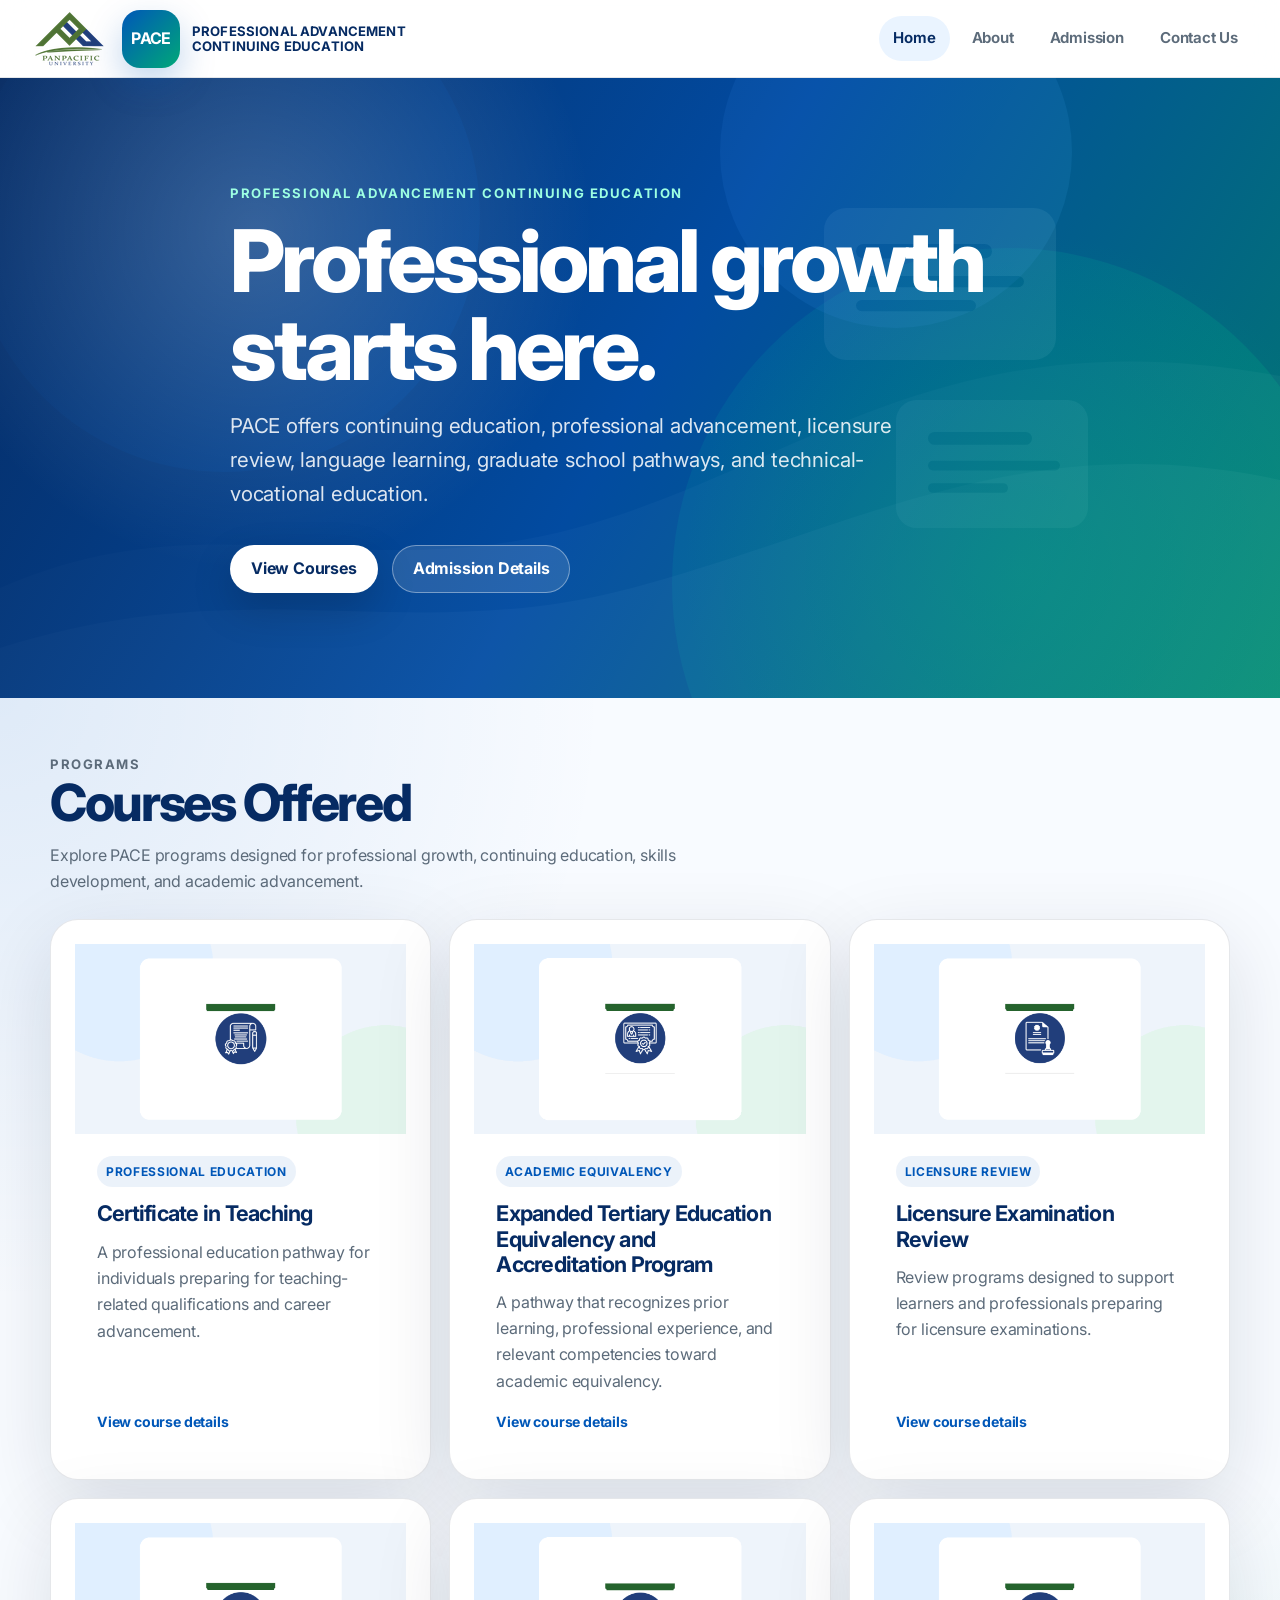
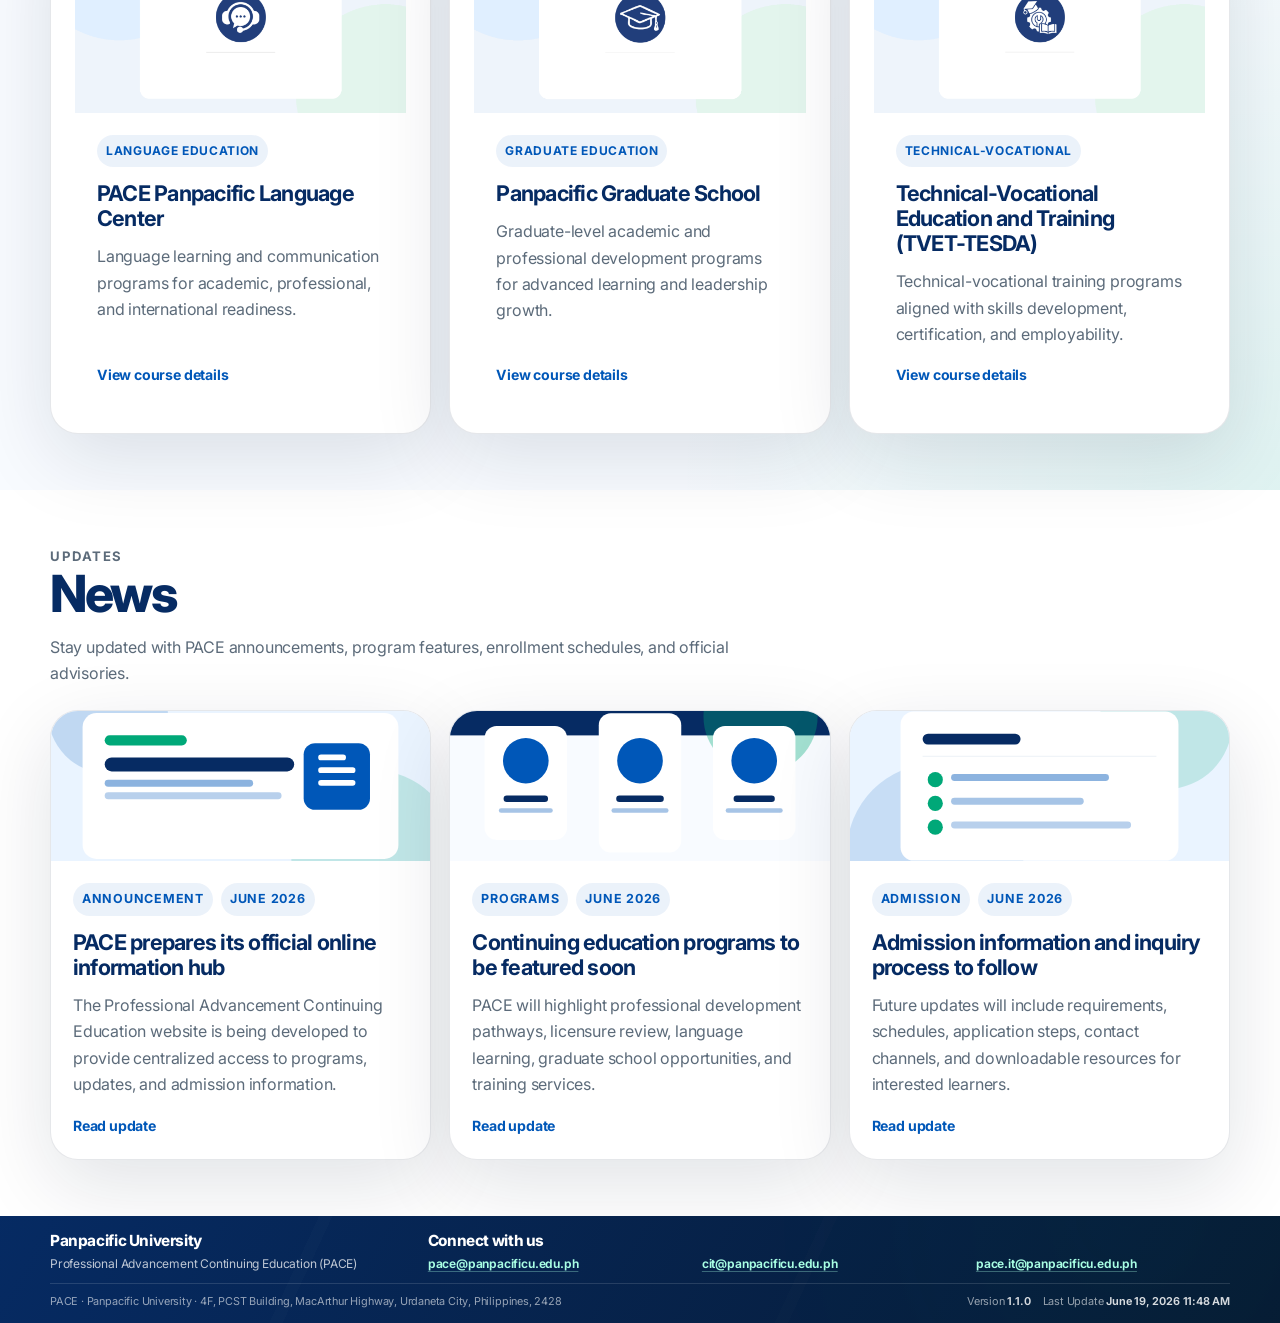
<file: index.html>
<!DOCTYPE html>
<html lang="en">
<head>
  <meta charset="UTF-8" />
  <meta name="viewport" content="width=device-width, initial-scale=1.0" />
  <title>PACE | Professional Advancement Continuing Education</title>
  <meta name="description" content="PACE - Professional Advancement Continuing Education by Panpacific University." />
  <link rel="stylesheet" href="styles.css?v=1.1.0" />
</head>
<body>
  <header class="site-header" id="siteHeader">
    <a href="index.html" class="brand" aria-label="PACE Home">
      <span class="university-logo-box">
        <img
          src="panpacific-university-logo.png"
          alt="Panpacific University"
          class="university-logo"
          width="82"
          height="58"
        />
      </span>
      <span class="brand-mark">PACE</span>
      <span class="brand-text">Professional Advancement<br />Continuing Education</span>
    </a>

    <button class="nav-toggle" id="navToggle" aria-label="Toggle navigation">
      <span></span><span></span><span></span>
    </button>

    <nav class="site-nav" id="siteNav">
      <a href="index.html" class="active">Home</a>
      <a href="about.html">About</a>
      <a href="admission.html">Admission</a>
      <a href="contact.html">Contact Us</a>
    </nav>
  </header>

  <main>
    <section class="hero-section">
      <div class="hero-overlay"></div>
      <div class="hero-content container">
        <p class="eyebrow" data-config="heroEyebrow">Professional Advancement Continuing Education</p>
        <h1 data-config="heroTitle">Build your next professional advantage with PACE.</h1>
        <p class="hero-copy" data-config="heroSubtitle">
          Flexible continuing education programs designed for career growth, skills upgrading, and professional development.
        </p>
        <div class="hero-actions">
          <a href="#courses" class="btn btn-primary">View Courses</a>
          <a href="admission.html" class="btn btn-secondary">Admission Details</a>
        </div>
      </div>
    </section>

    <section class="section section-light" id="courses">
      <div class="container">
        <div class="section-heading">
          <p class="eyebrow">Programs</p>
          <h2>Courses Offered</h2>
          <p>Explore PACE programs designed for professional growth, continuing education, skills development, and academic advancement.</p>
        </div>

        <div class="cards-grid" id="coursesGrid"></div>
      </div>
    </section>

    <section class="section" id="news">
      <div class="container">
        <div class="section-heading">
          <p class="eyebrow">Updates</p>
          <h2>News</h2>
          <p>Stay updated with PACE announcements, program features, enrollment schedules, and official advisories.</p>
        </div>

        <div class="news-grid" id="newsGrid"></div>
      </div>
    </section>
  </main>

  <footer class="site-footer">
    <div class="container footer-content">
      <div class="footer-top">
        <div class="footer-heading footer-university-heading">Panpacific University</div>
        <div class="footer-heading footer-connect-heading">Connect with us</div>

        <div class="footer-subheading">
          Professional Advancement Continuing Education (PACE)
        </div>

        <div class="footer-email-list">
          <a href="mailto:pace@panpacificu.edu.ph">pace@panpacificu.edu.ph</a>
          <a href="mailto:cit@panpacificu.edu.ph">cit@panpacificu.edu.ph</a>
          <a href="mailto:pace.it@panpacificu.edu.ph">pace.it@panpacificu.edu.ph</a>
        </div>
      </div>

      <div class="footer-bottom">
        <p>PACE · Panpacific University · 4F, PCST Building, MacArthur Highway, Urdaneta City, Philippines, 2428</p>
        <div class="footer-meta">
          <span>Version <strong id="siteVersion">1.0.0</strong></span>
          <span>Last Update <strong id="lastUpdate">—</strong></span>
        </div>
      </div>
    </div>
  </footer>

  <script src="config.js?v=1.1.0"></script>
  <script src="script.js?v=1.1.0"></script>
</body>
</html>
</file>
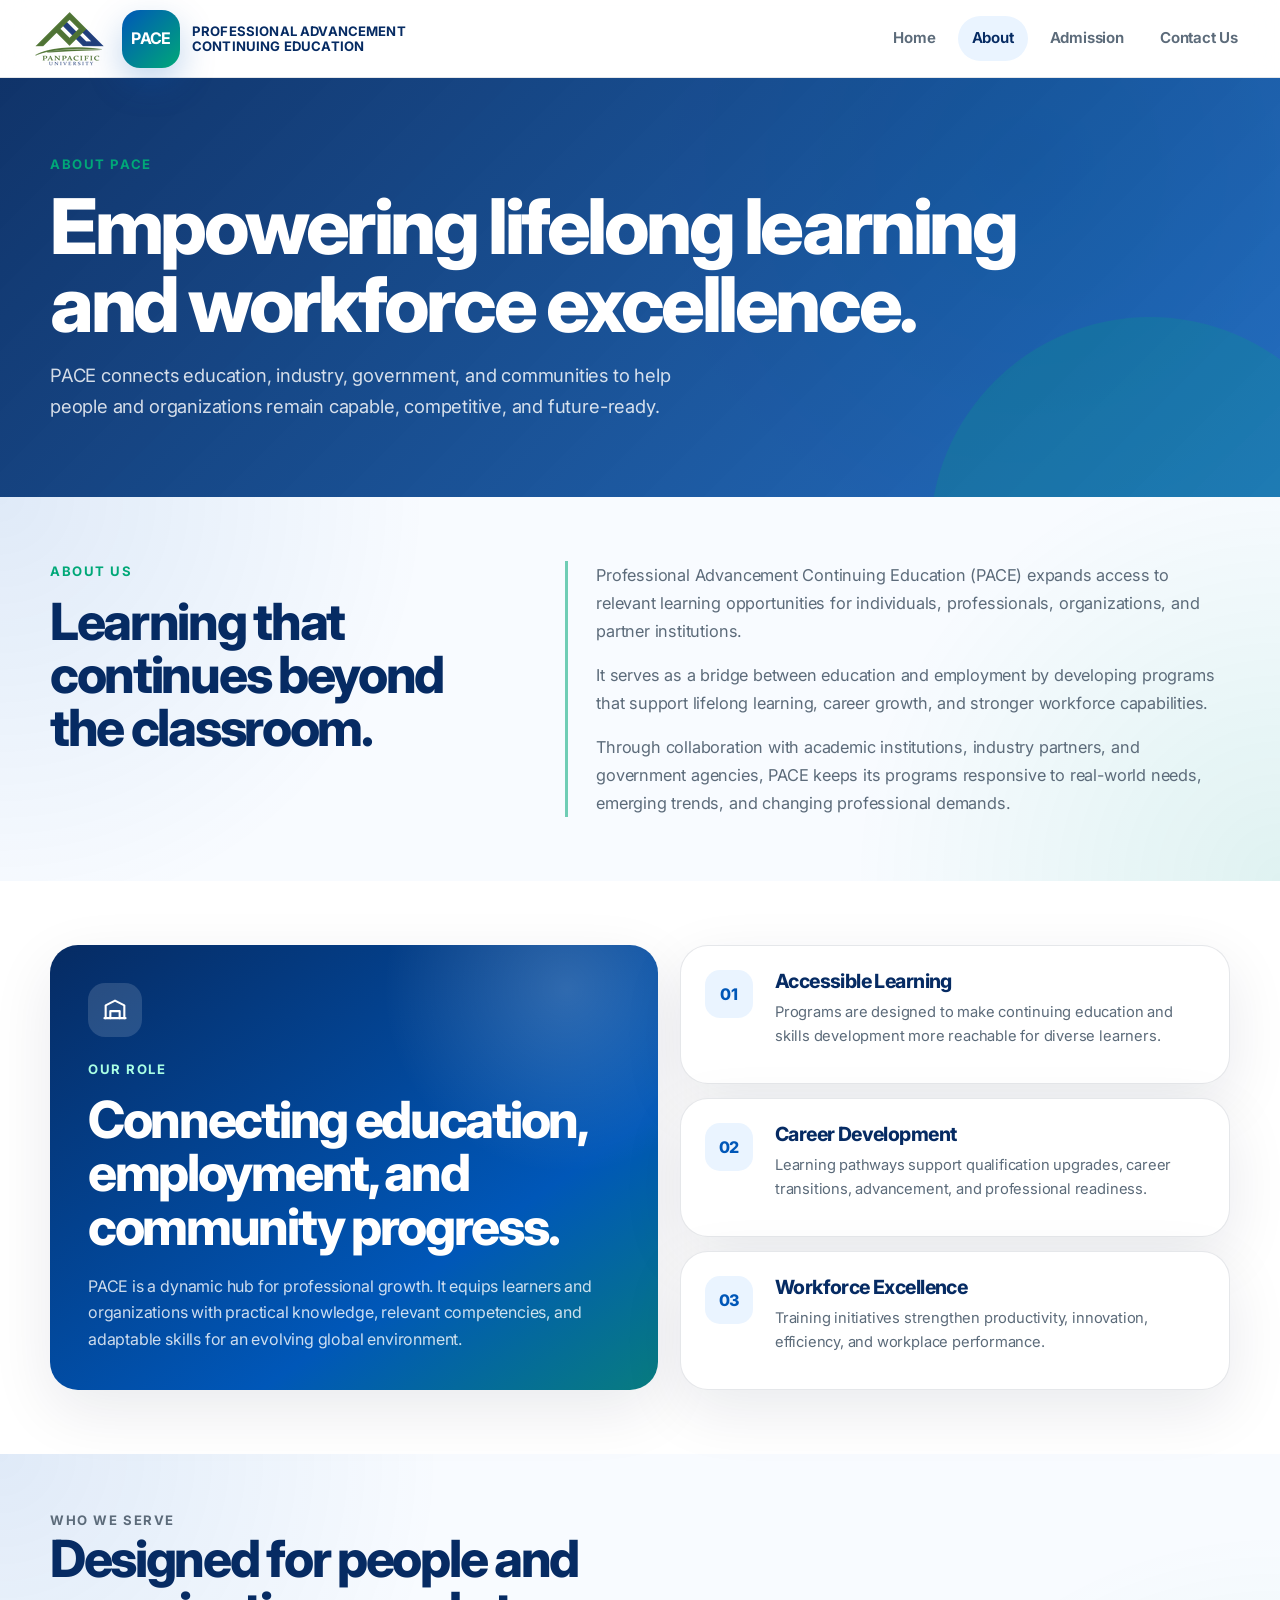
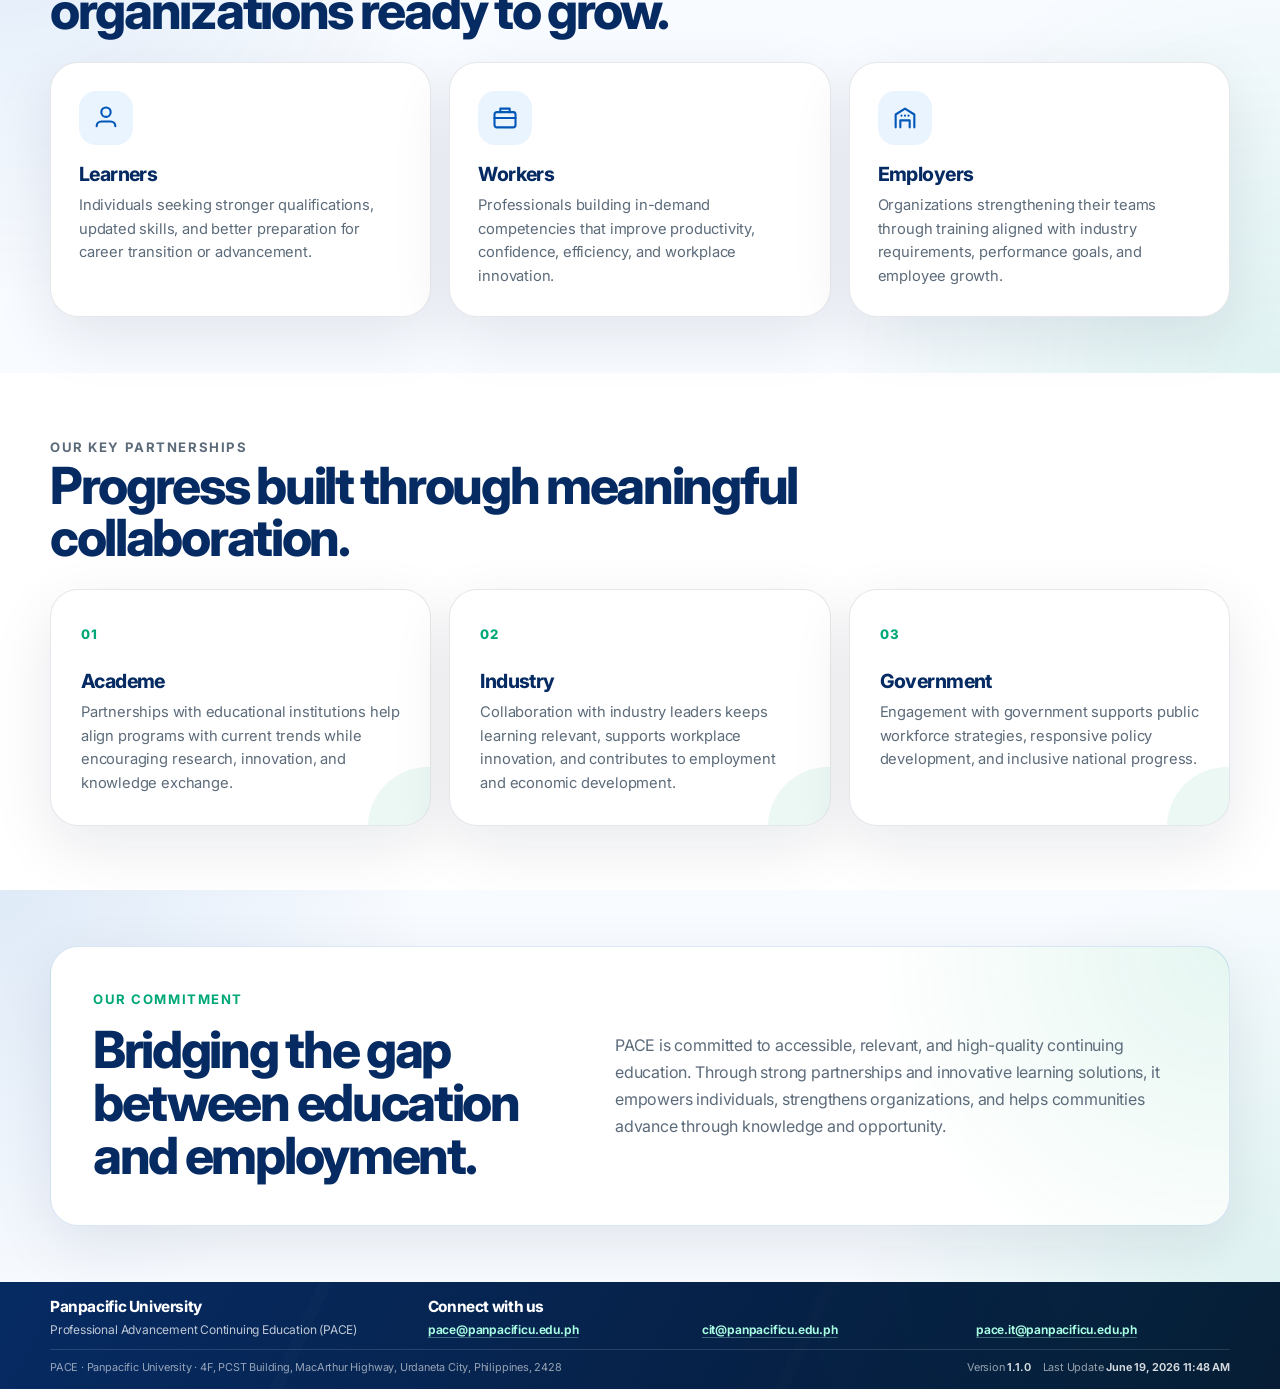
<file: about.html>
<!DOCTYPE html>
<html lang="en">
<head>
  <meta charset="UTF-8" />
  <meta name="viewport" content="width=device-width, initial-scale=1.0" />
  <meta
    name="description"
    content="Learn about PACE, Panpacific University's hub for lifelong learning, professional advancement, workforce development, and community partnerships."
  />
  <title>About PACE | Panpacific University</title>
  <link rel="stylesheet" href="styles.css?v=1.1.0" />
</head>
<body>
  <header class="site-header" id="siteHeader">
    <a href="index.html" class="brand" aria-label="PACE Home">
      <span class="university-logo-box">
        <img
          src="panpacific-university-logo.png"
          alt="Panpacific University"
          class="university-logo"
          width="82"
          height="58"
        />
      </span>
      <span class="brand-mark">PACE</span>
      <span class="brand-text">Professional Advancement<br />Continuing Education</span>
    </a>

    <button class="nav-toggle" id="navToggle" aria-label="Toggle navigation">
      <span></span><span></span><span></span>
    </button>

    <nav class="site-nav" id="siteNav">
      <a href="index.html">Home</a>
      <a href="about.html" class="active">About</a>
      <a href="admission.html">Admission</a>
      <a href="contact.html">Contact Us</a>
    </nav>
  </header>

  <main>
    <section class="page-hero about-page-hero">
      <div class="container">
        <p class="eyebrow">About PACE</p>
        <h1>Empowering lifelong learning and workforce excellence.</h1>
        <p>
          PACE connects education, industry, government, and communities to help
          people and organizations remain capable, competitive, and future-ready.
        </p>
      </div>
    </section>

    <section class="section section-light about-intro-section">
      <div class="container about-intro-grid">
        <div class="about-intro-heading">
          <p class="eyebrow">About Us</p>
          <h2>Learning that continues beyond the classroom.</h2>
        </div>

        <div class="about-intro-copy">
          <p>
            Professional Advancement Continuing Education (PACE) expands access
            to relevant learning opportunities for individuals, professionals,
            organizations, and partner institutions.
          </p>
          <p>
            It serves as a bridge between education and employment by developing
            programs that support lifelong learning, career growth, and stronger
            workforce capabilities.
          </p>
          <p>
            Through collaboration with academic institutions, industry partners,
            and government agencies, PACE keeps its programs responsive to
            real-world needs, emerging trends, and changing professional demands.
          </p>
        </div>
      </div>
    </section>

    <section class="section about-role-section">
      <div class="container about-role-grid">
        <article class="about-feature-card about-feature-primary">
          <div class="about-card-icon" aria-hidden="true">
            <svg viewBox="0 0 24 24">
              <path d="M4 19V8l8-4 8 4v11" />
              <path d="M8 19v-6h8v6" />
              <path d="M3 19h18" />
            </svg>
          </div>
          <p class="eyebrow">Our Role</p>
          <h2>Connecting education, employment, and community progress.</h2>
          <p>
            PACE is a dynamic hub for professional growth. It equips learners
            and organizations with practical knowledge, relevant competencies,
            and adaptable skills for an evolving global environment.
          </p>
        </article>

        <div class="about-role-points">
          <article class="about-mini-card">
            <span class="about-number">01</span>
            <div>
              <h3>Accessible Learning</h3>
              <p>
                Programs are designed to make continuing education and skills
                development more reachable for diverse learners.
              </p>
            </div>
          </article>

          <article class="about-mini-card">
            <span class="about-number">02</span>
            <div>
              <h3>Career Development</h3>
              <p>
                Learning pathways support qualification upgrades, career
                transitions, advancement, and professional readiness.
              </p>
            </div>
          </article>

          <article class="about-mini-card">
            <span class="about-number">03</span>
            <div>
              <h3>Workforce Excellence</h3>
              <p>
                Training initiatives strengthen productivity, innovation,
                efficiency, and workplace performance.
              </p>
            </div>
          </article>
        </div>
      </div>
    </section>

    <section class="section section-light">
      <div class="container">
        <div class="section-heading about-section-heading">
          <p class="eyebrow">Who We Serve</p>
          <h2>Designed for people and organizations ready to grow.</h2>
        </div>

        <div class="about-card-grid">
          <article class="about-audience-card">
            <div class="about-card-icon" aria-hidden="true">
              <svg viewBox="0 0 24 24">
                <path d="M4 19a4 4 0 0 1 4-4h8a4 4 0 0 1 4 4" />
                <circle cx="12" cy="7" r="4" />
              </svg>
            </div>
            <h3>Learners</h3>
            <p>
              Individuals seeking stronger qualifications, updated skills, and
              better preparation for career transition or advancement.
            </p>
          </article>

          <article class="about-audience-card">
            <div class="about-card-icon" aria-hidden="true">
              <svg viewBox="0 0 24 24">
                <rect x="3" y="7" width="18" height="13" rx="2" />
                <path d="M8 7V4h8v3" />
                <path d="M3 12h18" />
              </svg>
            </div>
            <h3>Workers</h3>
            <p>
              Professionals building in-demand competencies that improve
              productivity, confidence, efficiency, and workplace innovation.
            </p>
          </article>

          <article class="about-audience-card">
            <div class="about-card-icon" aria-hidden="true">
              <svg viewBox="0 0 24 24">
                <path d="M4 20V9l8-5 8 5v11" />
                <path d="M8 20v-6h8v6" />
                <path d="M9 10h.01M12 10h.01M15 10h.01" />
              </svg>
            </div>
            <h3>Employers</h3>
            <p>
              Organizations strengthening their teams through training aligned
              with industry requirements, performance goals, and employee growth.
            </p>
          </article>
        </div>
      </div>
    </section>

    <section class="section about-partnership-section">
      <div class="container">
        <div class="section-heading about-section-heading">
          <p class="eyebrow">Our Key Partnerships</p>
          <h2>Progress built through meaningful collaboration.</h2>
        </div>

        <div class="about-partnership-grid">
          <article class="about-partner-card">
            <span class="about-partner-label">01</span>
            <h3>Academe</h3>
            <p>
              Partnerships with educational institutions help align programs
              with current trends while encouraging research, innovation, and
              knowledge exchange.
            </p>
          </article>

          <article class="about-partner-card">
            <span class="about-partner-label">02</span>
            <h3>Industry</h3>
            <p>
              Collaboration with industry leaders keeps learning relevant,
              supports workplace innovation, and contributes to employment and
              economic development.
            </p>
          </article>

          <article class="about-partner-card">
            <span class="about-partner-label">03</span>
            <h3>Government</h3>
            <p>
              Engagement with government supports public workforce strategies,
              responsive policy development, and inclusive national progress.
            </p>
          </article>
        </div>
      </div>
    </section>

    <section class="section section-light about-commitment-section">
      <div class="container">
        <article class="about-commitment-card">
          <div>
            <p class="eyebrow">Our Commitment</p>
            <h2>Bridging the gap between education and employment.</h2>
          </div>
          <p>
            PACE is committed to accessible, relevant, and high-quality continuing
            education. Through strong partnerships and innovative learning
            solutions, it empowers individuals, strengthens organizations, and
            helps communities advance through knowledge and opportunity.
          </p>
        </article>
      </div>
    </section>
  </main>

  <footer class="site-footer">
    <div class="container footer-content">
      <div class="footer-top">
        <div class="footer-heading footer-university-heading">Panpacific University</div>
        <div class="footer-heading footer-connect-heading">Connect with us</div>

        <div class="footer-subheading">
          Professional Advancement Continuing Education (PACE)
        </div>

        <div class="footer-email-list">
          <a href="mailto:pace@panpacificu.edu.ph">pace@panpacificu.edu.ph</a>
          <a href="mailto:cit@panpacificu.edu.ph">cit@panpacificu.edu.ph</a>
          <a href="mailto:pace.it@panpacificu.edu.ph">pace.it@panpacificu.edu.ph</a>
        </div>
      </div>

      <div class="footer-bottom">
        <p>PACE · Panpacific University · 4F, PCST Building, MacArthur Highway, Urdaneta City, Philippines, 2428</p>
        <div class="footer-meta">
          <span>Version <strong id="siteVersion">1.0.0</strong></span>
          <span>Last Update <strong id="lastUpdate">—</strong></span>
        </div>
      </div>
    </div>
  </footer>

  <script src="config.js?v=1.1.0"></script>
  <script src="script.js?v=1.1.0"></script>
</body>
</html>
</file>
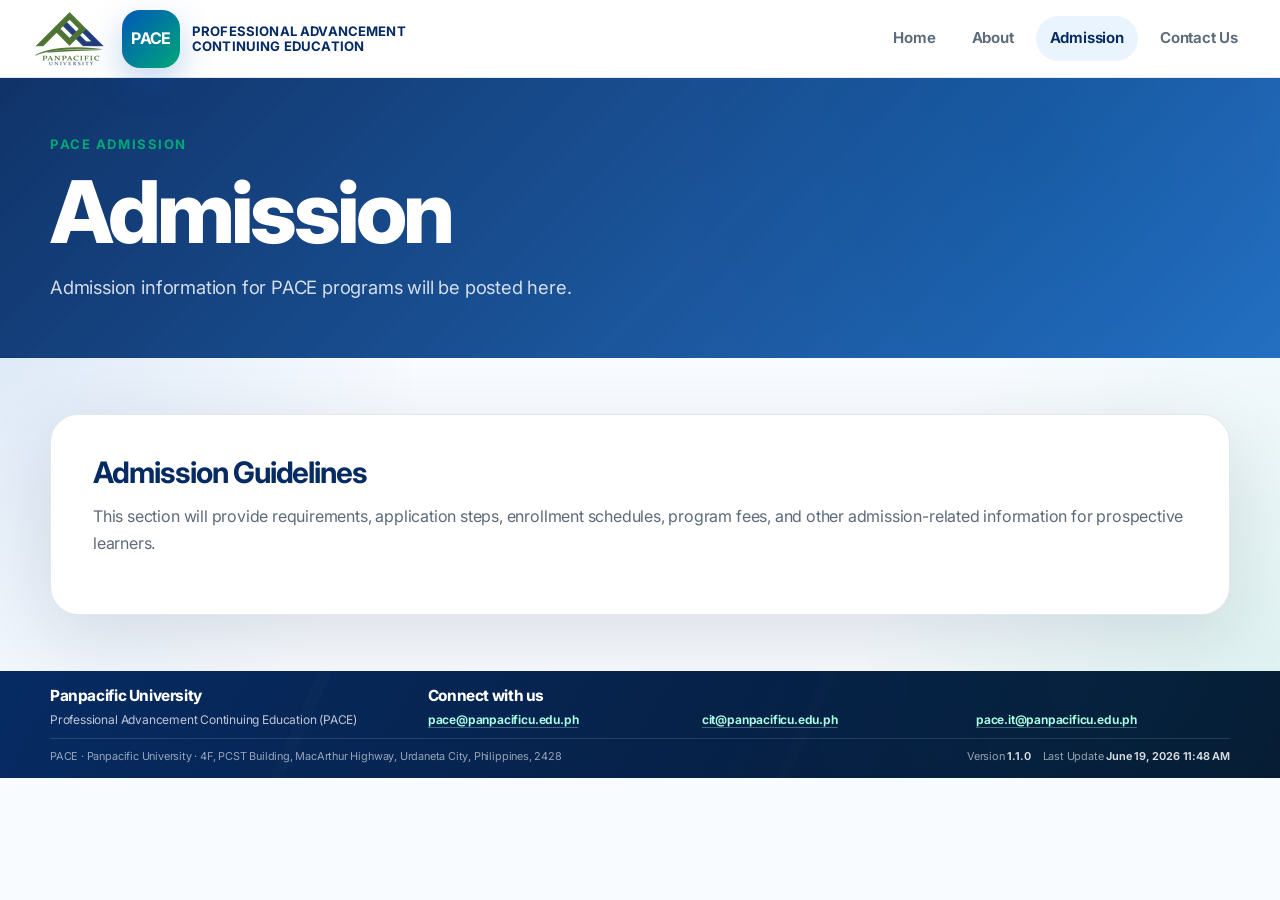
<file: admission.html>
<!DOCTYPE html>
<html lang="en">
<head>
  <meta charset="UTF-8" />
  <meta name="viewport" content="width=device-width, initial-scale=1.0" />
  <title>Admission | PACE</title>
  <link rel="stylesheet" href="styles.css?v=1.1.0" />
</head>
<body>
  <header class="site-header" id="siteHeader">
    <a href="index.html" class="brand" aria-label="PACE Home">
      <span class="university-logo-box">
        <img
          src="panpacific-university-logo.png"
          alt="Panpacific University"
          class="university-logo"
          width="82"
          height="58"
        />
      </span>
      <span class="brand-mark">PACE</span>
      <span class="brand-text">Professional Advancement<br />Continuing Education</span>
    </a>

    <button class="nav-toggle" id="navToggle" aria-label="Toggle navigation">
      <span></span><span></span><span></span>
    </button>

    <nav class="site-nav" id="siteNav">
      <a href="index.html">Home</a>
      <a href="about.html">About</a>
      <a href="admission.html" class="active">Admission</a>
      <a href="contact.html">Contact Us</a>
    </nav>
  </header>

  <main>
    <section class="page-hero">
      <div class="container">
        <p class="eyebrow">PACE Admission</p>
        <h1>Admission</h1>
        <p>Admission information for PACE programs will be posted here.</p>
      </div>
    </section>

    <section class="section section-light">
      <div class="container blank-page-card">
        <h2>Admission Guidelines</h2>
        <p>
          This section will provide requirements, application steps, enrollment schedules, program fees, and other admission-related information for prospective learners.
        </p>
      </div>
    </section>
  </main>

  <footer class="site-footer">
    <div class="container footer-content">
      <div class="footer-top">
        <div class="footer-heading footer-university-heading">Panpacific University</div>
        <div class="footer-heading footer-connect-heading">Connect with us</div>

        <div class="footer-subheading">
          Professional Advancement Continuing Education (PACE)
        </div>

        <div class="footer-email-list">
          <a href="mailto:pace@panpacificu.edu.ph">pace@panpacificu.edu.ph</a>
          <a href="mailto:cit@panpacificu.edu.ph">cit@panpacificu.edu.ph</a>
          <a href="mailto:pace.it@panpacificu.edu.ph">pace.it@panpacificu.edu.ph</a>
        </div>
      </div>

      <div class="footer-bottom">
        <p>PACE · Panpacific University · 4F, PCST Building, MacArthur Highway, Urdaneta City, Philippines, 2428</p>
        <div class="footer-meta">
          <span>Version <strong id="siteVersion">1.0.0</strong></span>
          <span>Last Update <strong id="lastUpdate">—</strong></span>
        </div>
      </div>
    </div>
  </footer>

  <script src="config.js?v=1.1.0"></script>
  <script src="script.js?v=1.1.0"></script>
</body>
</html>
</file>
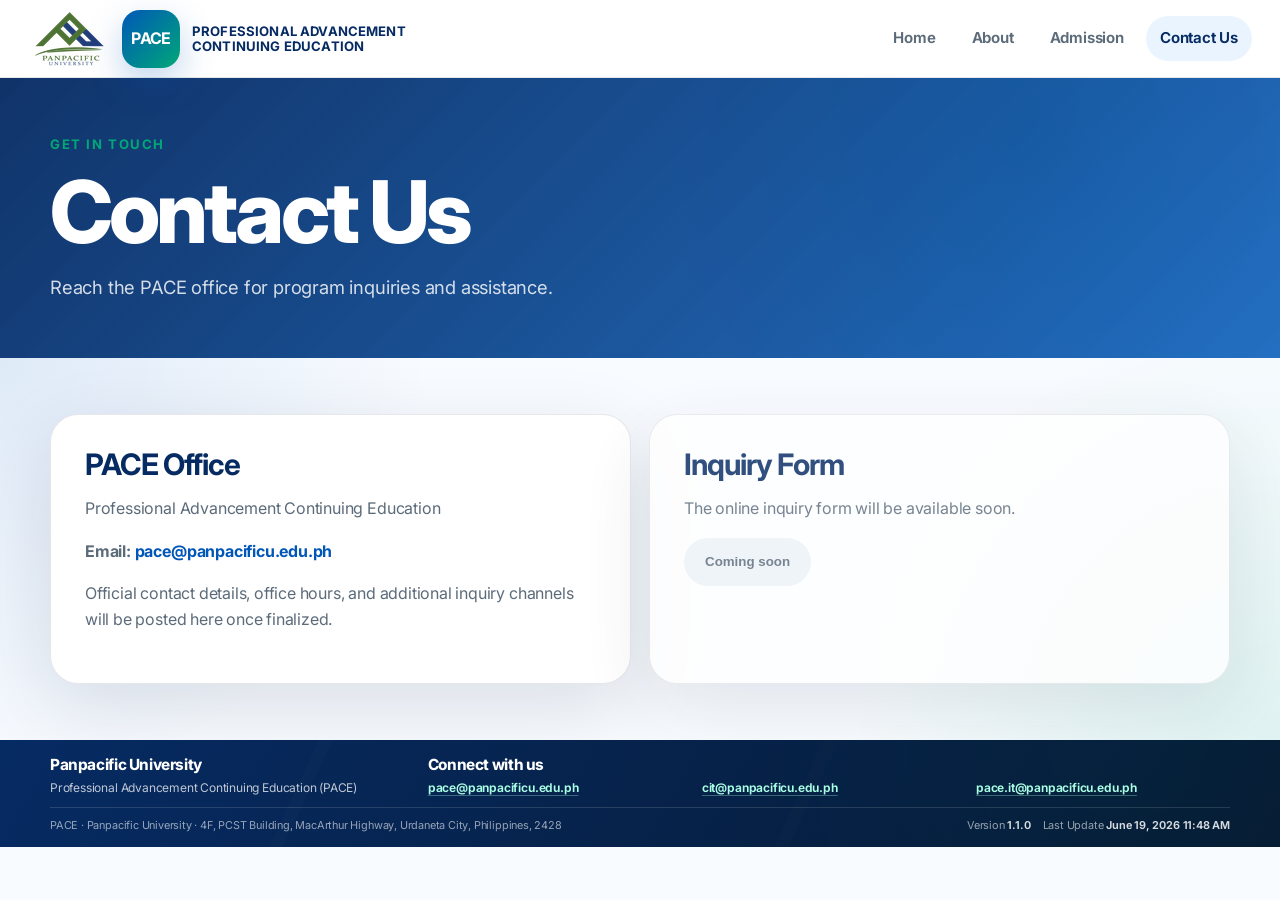
<file: contact.html>
<!DOCTYPE html>
<html lang="en">
<head>
  <meta charset="UTF-8" />
  <meta name="viewport" content="width=device-width, initial-scale=1.0" />
  <title>Contact Us | PACE</title>
  <link rel="stylesheet" href="styles.css?v=1.1.0" />
</head>
<body>
  <header class="site-header" id="siteHeader">
    <a href="index.html" class="brand" aria-label="PACE Home">
      <span class="university-logo-box">
        <img
          src="panpacific-university-logo.png"
          alt="Panpacific University"
          class="university-logo"
          width="82"
          height="58"
        />
      </span>
      <span class="brand-mark">PACE</span>
      <span class="brand-text">Professional Advancement<br />Continuing Education</span>
    </a>

    <button class="nav-toggle" id="navToggle" aria-label="Toggle navigation">
      <span></span><span></span><span></span>
    </button>

    <nav class="site-nav" id="siteNav">
      <a href="index.html">Home</a>
      <a href="about.html">About</a>
      <a href="admission.html">Admission</a>
      <a href="contact.html" class="active">Contact Us</a>
    </nav>
  </header>

  <main>
    <section class="page-hero">
      <div class="container">
        <p class="eyebrow">Get in Touch</p>
        <h1>Contact Us</h1>
        <p>Reach the PACE office for program inquiries and assistance.</p>
      </div>
    </section>

    <section class="section section-light">
      <div class="container contact-layout">
        <div class="contact-card">
          <h2>PACE Office</h2>
          <p>Professional Advancement Continuing Education</p>
          <p><strong>Email:</strong> <a href="mailto:pace@panpacificu.edu.ph">pace@panpacificu.edu.ph</a></p>
          <p class="muted">
            Official contact details, office hours, and additional inquiry channels will be posted here once finalized.
          </p>
        </div>

        <div class="contact-card is-disabled">
          <h2>Inquiry Form</h2>
          <p>
            The online inquiry form will be available soon.
          </p>
          <button class="btn btn-disabled" disabled>Coming soon</button>
        </div>
      </div>
    </section>
  </main>

  <footer class="site-footer">
    <div class="container footer-content">
      <div class="footer-top">
        <div class="footer-heading footer-university-heading">Panpacific University</div>
        <div class="footer-heading footer-connect-heading">Connect with us</div>

        <div class="footer-subheading">
          Professional Advancement Continuing Education (PACE)
        </div>

        <div class="footer-email-list">
          <a href="mailto:pace@panpacificu.edu.ph">pace@panpacificu.edu.ph</a>
          <a href="mailto:cit@panpacificu.edu.ph">cit@panpacificu.edu.ph</a>
          <a href="mailto:pace.it@panpacificu.edu.ph">pace.it@panpacificu.edu.ph</a>
        </div>
      </div>

      <div class="footer-bottom">
        <p>PACE · Panpacific University · 4F, PCST Building, MacArthur Highway, Urdaneta City, Philippines, 2428</p>
        <div class="footer-meta">
          <span>Version <strong id="siteVersion">1.0.0</strong></span>
          <span>Last Update <strong id="lastUpdate">—</strong></span>
        </div>
      </div>
    </div>
  </footer>

  <script src="config.js?v=1.1.0"></script>
  <script src="script.js?v=1.1.0"></script>
</body>
</html>
</file>
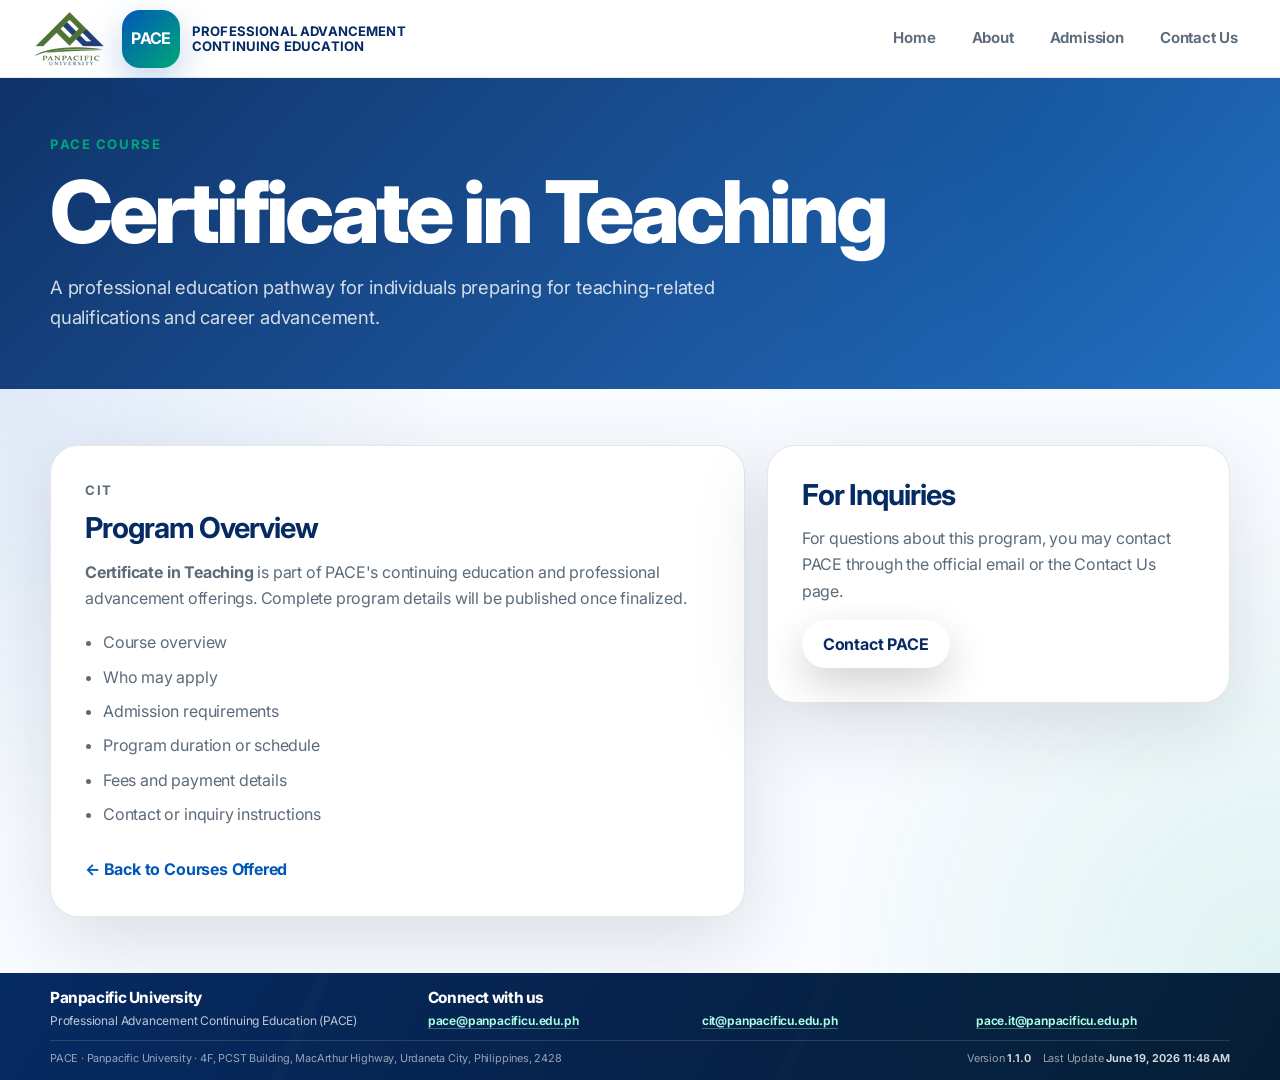
<file: course-cit.html>
<!DOCTYPE html>
<html lang="en">
<head>
  <meta charset="UTF-8" />
  <meta name="viewport" content="width=device-width, initial-scale=1.0" />
  <title>Certificate in Teaching | PACE</title>
  <meta name="description" content="Certificate in Teaching under PACE - Professional Advancement Continuing Education." />
  <link rel="stylesheet" href="styles.css?v=1.1.0" />
</head>
<body>
  <header class="site-header" id="siteHeader">
    <a href="index.html" class="brand" aria-label="PACE Home">
      <span class="university-logo-box">
        <img
          src="panpacific-university-logo.png"
          alt="Panpacific University"
          class="university-logo"
          width="82"
          height="58"
        />
      </span>
      <span class="brand-mark">PACE</span>
      <span class="brand-text">Professional Advancement<br />Continuing Education</span>
    </a>

    <button class="nav-toggle" id="navToggle" aria-label="Toggle navigation">
      <span></span><span></span><span></span>
    </button>

    <nav class="site-nav" id="siteNav">
      <a href="index.html">Home</a>
      <a href="about.html">About</a>
      <a href="admission.html">Admission</a>
      <a href="contact.html">Contact Us</a>
    </nav>
  </header>

  <main>
    <section class="page-hero">
      <div class="container">
        <p class="eyebrow">PACE Course</p>
        <h1>Certificate in Teaching</h1>
        <p>A professional education pathway for individuals preparing for teaching-related qualifications and career advancement.</p>
      </div>
    </section>

    <section class="section section-light">
      <div class="container course-detail-layout">
        <article class="course-detail-card">
          <p class="eyebrow">CIT</p>
          <h2>Program Overview</h2>
          <p>
            <strong>Certificate in Teaching</strong> is part of PACE's continuing education and professional advancement offerings.
            Complete program details will be published once finalized.
          </p>

          <ul class="course-list">
            <li>Course overview</li>
            <li>Who may apply</li>
            <li>Admission requirements</li>
            <li>Program duration or schedule</li>
            <li>Fees and payment details</li>
            <li>Contact or inquiry instructions</li>
          </ul>

          <a class="back-link" href="index.html#courses">← Back to Courses Offered</a>
        </article>

        <aside class="course-side-card">
          <h2>For Inquiries</h2>
          <p>
            For questions about this program, you may contact PACE through the official email or the Contact Us page.
          </p>
          <a href="contact.html" class="btn btn-primary">Contact PACE</a>
        </aside>
      </div>
    </section>
  </main>

  <footer class="site-footer">
    <div class="container footer-content">
      <div class="footer-top">
        <div class="footer-heading footer-university-heading">Panpacific University</div>
        <div class="footer-heading footer-connect-heading">Connect with us</div>

        <div class="footer-subheading">
          Professional Advancement Continuing Education (PACE)
        </div>

        <div class="footer-email-list">
          <a href="mailto:pace@panpacificu.edu.ph">pace@panpacificu.edu.ph</a>
          <a href="mailto:cit@panpacificu.edu.ph">cit@panpacificu.edu.ph</a>
          <a href="mailto:pace.it@panpacificu.edu.ph">pace.it@panpacificu.edu.ph</a>
        </div>
      </div>

      <div class="footer-bottom">
        <p>PACE · Panpacific University · 4F, PCST Building, MacArthur Highway, Urdaneta City, Philippines, 2428</p>
        <div class="footer-meta">
          <span>Version <strong id="siteVersion">1.0.0</strong></span>
          <span>Last Update <strong id="lastUpdate">—</strong></span>
        </div>
      </div>
    </div>
  </footer>

  <script src="config.js?v=1.1.0"></script>
  <script src="script.js?v=1.1.0"></script>
</body>
</html>
</file>
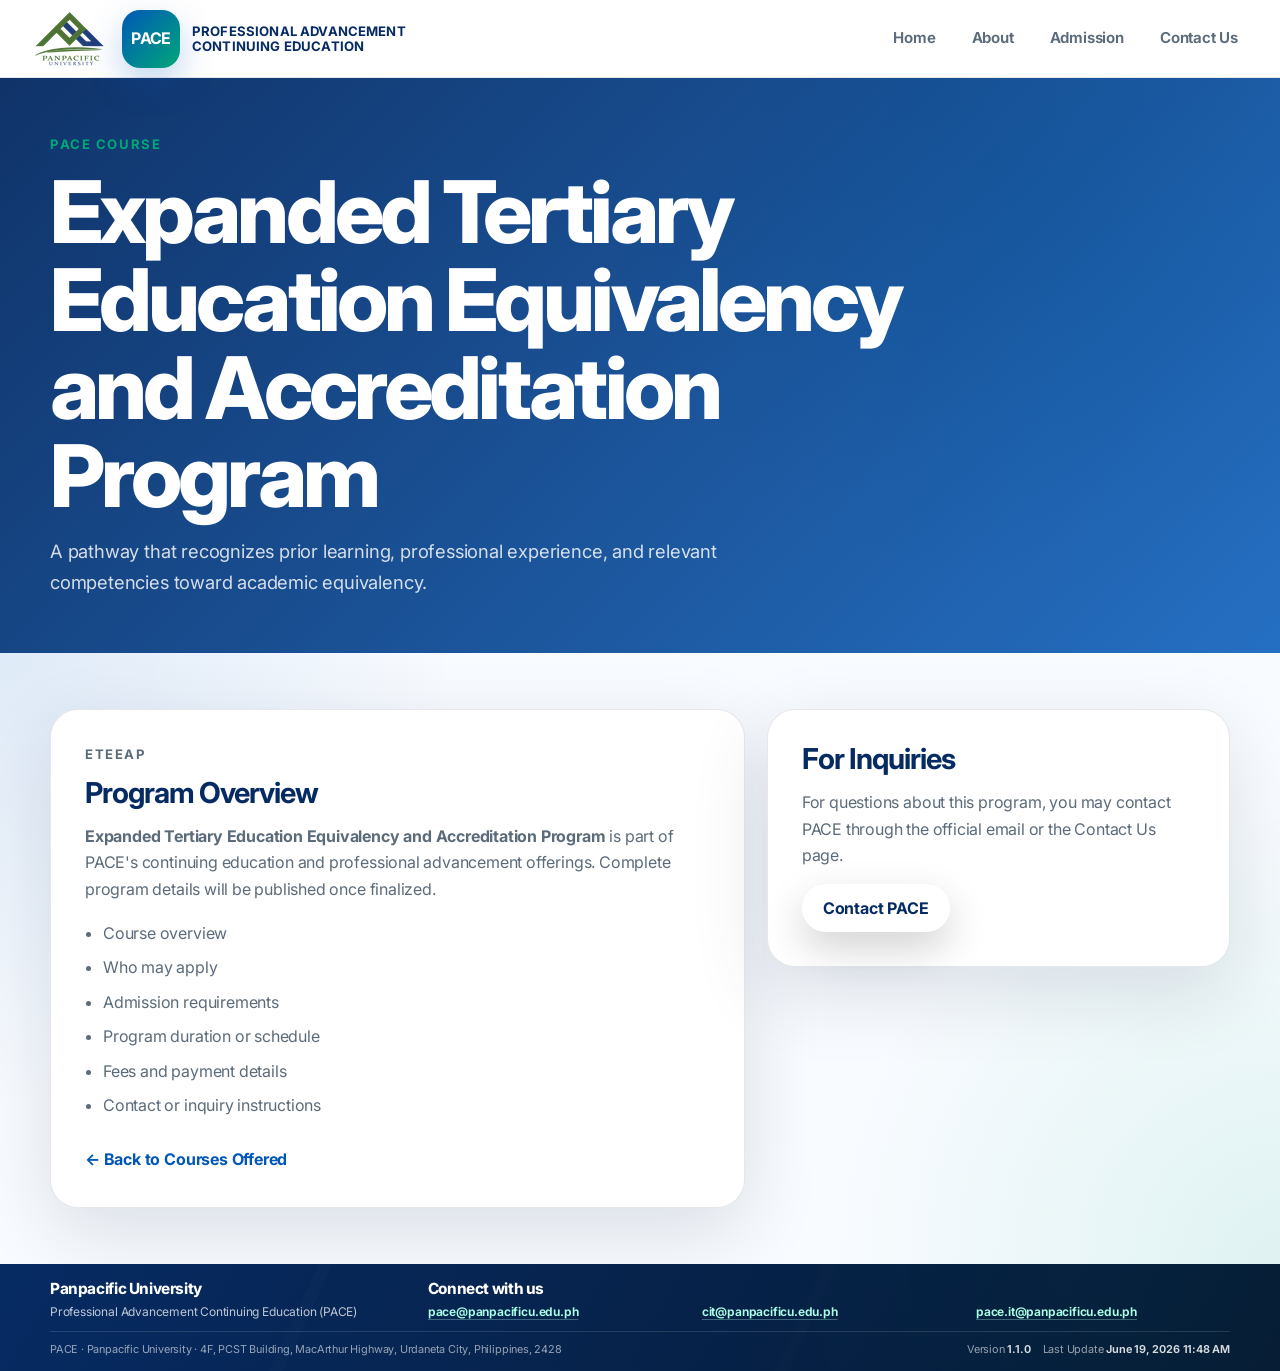
<file: course-eteeap.html>
<!DOCTYPE html>
<html lang="en">
<head>
  <meta charset="UTF-8" />
  <meta name="viewport" content="width=device-width, initial-scale=1.0" />
  <title>Expanded Tertiary Education Equivalency and Accreditation Program | PACE</title>
  <meta name="description" content="Expanded Tertiary Education Equivalency and Accreditation Program under PACE - Professional Advancement Continuing Education." />
  <link rel="stylesheet" href="styles.css?v=1.1.0" />
</head>
<body>
  <header class="site-header" id="siteHeader">
    <a href="index.html" class="brand" aria-label="PACE Home">
      <span class="university-logo-box">
        <img
          src="panpacific-university-logo.png"
          alt="Panpacific University"
          class="university-logo"
          width="82"
          height="58"
        />
      </span>
      <span class="brand-mark">PACE</span>
      <span class="brand-text">Professional Advancement<br />Continuing Education</span>
    </a>

    <button class="nav-toggle" id="navToggle" aria-label="Toggle navigation">
      <span></span><span></span><span></span>
    </button>

    <nav class="site-nav" id="siteNav">
      <a href="index.html">Home</a>
      <a href="about.html">About</a>
      <a href="admission.html">Admission</a>
      <a href="contact.html">Contact Us</a>
    </nav>
  </header>

  <main>
    <section class="page-hero">
      <div class="container">
        <p class="eyebrow">PACE Course</p>
        <h1>Expanded Tertiary Education Equivalency and Accreditation Program</h1>
        <p>A pathway that recognizes prior learning, professional experience, and relevant competencies toward academic equivalency.</p>
      </div>
    </section>

    <section class="section section-light">
      <div class="container course-detail-layout">
        <article class="course-detail-card">
          <p class="eyebrow">ETEEAP</p>
          <h2>Program Overview</h2>
          <p>
            <strong>Expanded Tertiary Education Equivalency and Accreditation Program</strong> is part of PACE's continuing education and professional advancement offerings.
            Complete program details will be published once finalized.
          </p>

          <ul class="course-list">
            <li>Course overview</li>
            <li>Who may apply</li>
            <li>Admission requirements</li>
            <li>Program duration or schedule</li>
            <li>Fees and payment details</li>
            <li>Contact or inquiry instructions</li>
          </ul>

          <a class="back-link" href="index.html#courses">← Back to Courses Offered</a>
        </article>

        <aside class="course-side-card">
          <h2>For Inquiries</h2>
          <p>
            For questions about this program, you may contact PACE through the official email or the Contact Us page.
          </p>
          <a href="contact.html" class="btn btn-primary">Contact PACE</a>
        </aside>
      </div>
    </section>
  </main>

  <footer class="site-footer">
    <div class="container footer-content">
      <div class="footer-top">
        <div class="footer-heading footer-university-heading">Panpacific University</div>
        <div class="footer-heading footer-connect-heading">Connect with us</div>

        <div class="footer-subheading">
          Professional Advancement Continuing Education (PACE)
        </div>

        <div class="footer-email-list">
          <a href="mailto:pace@panpacificu.edu.ph">pace@panpacificu.edu.ph</a>
          <a href="mailto:cit@panpacificu.edu.ph">cit@panpacificu.edu.ph</a>
          <a href="mailto:pace.it@panpacificu.edu.ph">pace.it@panpacificu.edu.ph</a>
        </div>
      </div>

      <div class="footer-bottom">
        <p>PACE · Panpacific University · 4F, PCST Building, MacArthur Highway, Urdaneta City, Philippines, 2428</p>
        <div class="footer-meta">
          <span>Version <strong id="siteVersion">1.0.0</strong></span>
          <span>Last Update <strong id="lastUpdate">—</strong></span>
        </div>
      </div>
    </div>
  </footer>

  <script src="config.js?v=1.1.0"></script>
  <script src="script.js?v=1.1.0"></script>
</body>
</html>
</file>
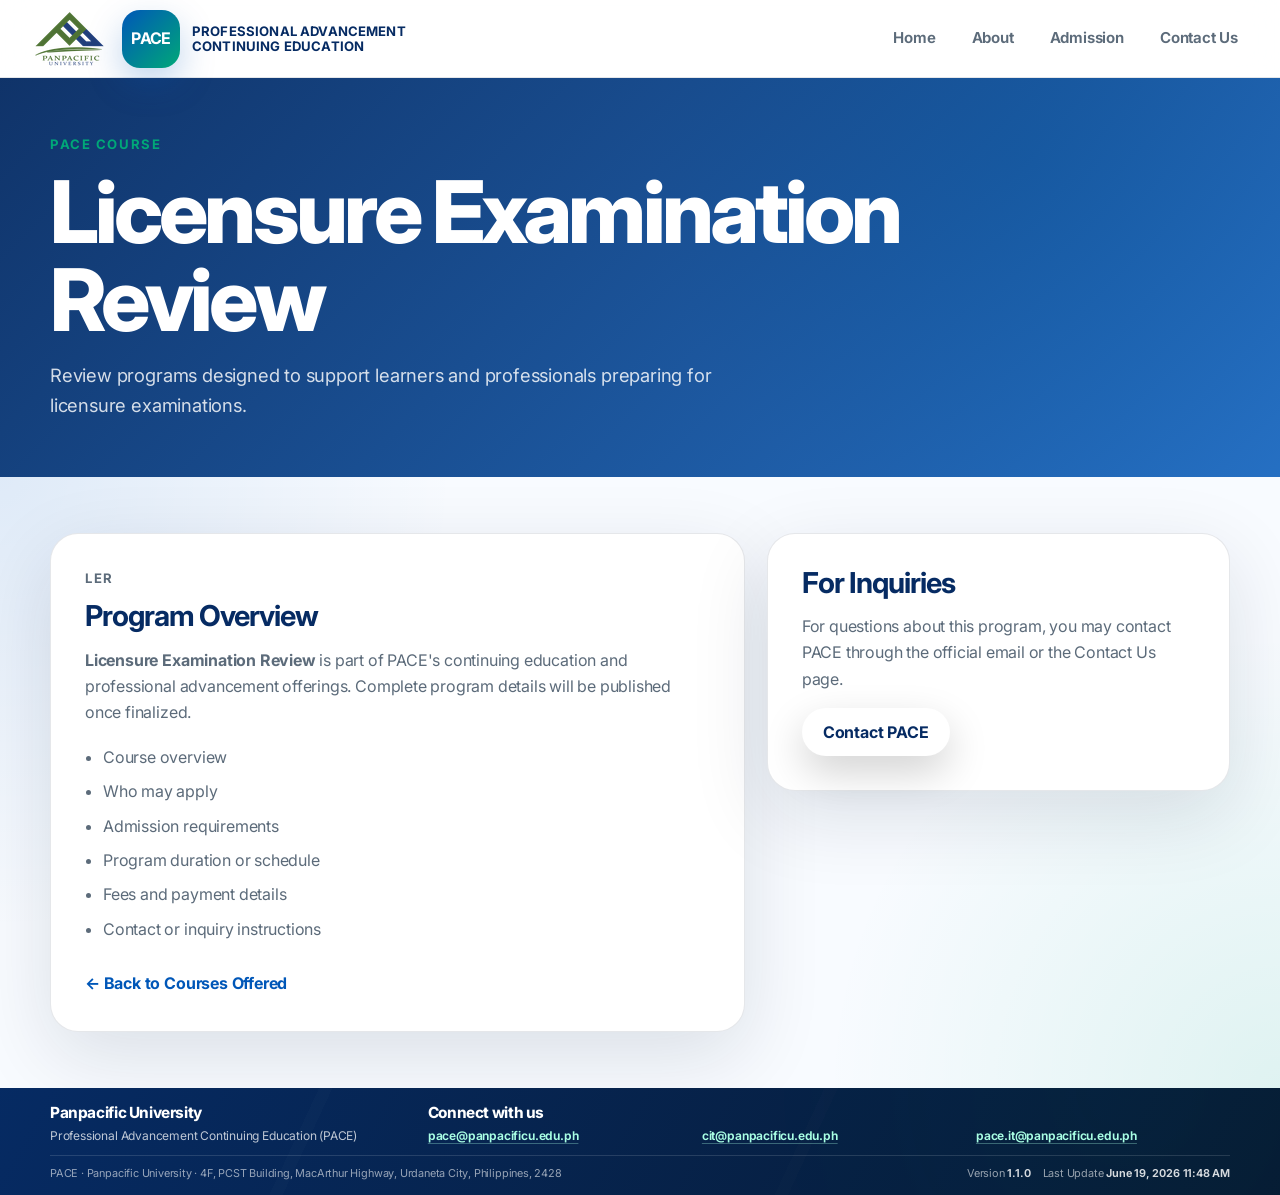
<file: course-ler.html>
<!DOCTYPE html>
<html lang="en">
<head>
  <meta charset="UTF-8" />
  <meta name="viewport" content="width=device-width, initial-scale=1.0" />
  <title>Licensure Examination Review | PACE</title>
  <meta name="description" content="Licensure Examination Review under PACE - Professional Advancement Continuing Education." />
  <link rel="stylesheet" href="styles.css?v=1.1.0" />
</head>
<body>
  <header class="site-header" id="siteHeader">
    <a href="index.html" class="brand" aria-label="PACE Home">
      <span class="university-logo-box">
        <img
          src="panpacific-university-logo.png"
          alt="Panpacific University"
          class="university-logo"
          width="82"
          height="58"
        />
      </span>
      <span class="brand-mark">PACE</span>
      <span class="brand-text">Professional Advancement<br />Continuing Education</span>
    </a>

    <button class="nav-toggle" id="navToggle" aria-label="Toggle navigation">
      <span></span><span></span><span></span>
    </button>

    <nav class="site-nav" id="siteNav">
      <a href="index.html">Home</a>
      <a href="about.html">About</a>
      <a href="admission.html">Admission</a>
      <a href="contact.html">Contact Us</a>
    </nav>
  </header>

  <main>
    <section class="page-hero">
      <div class="container">
        <p class="eyebrow">PACE Course</p>
        <h1>Licensure Examination Review</h1>
        <p>Review programs designed to support learners and professionals preparing for licensure examinations.</p>
      </div>
    </section>

    <section class="section section-light">
      <div class="container course-detail-layout">
        <article class="course-detail-card">
          <p class="eyebrow">LER</p>
          <h2>Program Overview</h2>
          <p>
            <strong>Licensure Examination Review</strong> is part of PACE's continuing education and professional advancement offerings.
            Complete program details will be published once finalized.
          </p>

          <ul class="course-list">
            <li>Course overview</li>
            <li>Who may apply</li>
            <li>Admission requirements</li>
            <li>Program duration or schedule</li>
            <li>Fees and payment details</li>
            <li>Contact or inquiry instructions</li>
          </ul>

          <a class="back-link" href="index.html#courses">← Back to Courses Offered</a>
        </article>

        <aside class="course-side-card">
          <h2>For Inquiries</h2>
          <p>
            For questions about this program, you may contact PACE through the official email or the Contact Us page.
          </p>
          <a href="contact.html" class="btn btn-primary">Contact PACE</a>
        </aside>
      </div>
    </section>
  </main>

  <footer class="site-footer">
    <div class="container footer-content">
      <div class="footer-top">
        <div class="footer-heading footer-university-heading">Panpacific University</div>
        <div class="footer-heading footer-connect-heading">Connect with us</div>

        <div class="footer-subheading">
          Professional Advancement Continuing Education (PACE)
        </div>

        <div class="footer-email-list">
          <a href="mailto:pace@panpacificu.edu.ph">pace@panpacificu.edu.ph</a>
          <a href="mailto:cit@panpacificu.edu.ph">cit@panpacificu.edu.ph</a>
          <a href="mailto:pace.it@panpacificu.edu.ph">pace.it@panpacificu.edu.ph</a>
        </div>
      </div>

      <div class="footer-bottom">
        <p>PACE · Panpacific University · 4F, PCST Building, MacArthur Highway, Urdaneta City, Philippines, 2428</p>
        <div class="footer-meta">
          <span>Version <strong id="siteVersion">1.0.0</strong></span>
          <span>Last Update <strong id="lastUpdate">—</strong></span>
        </div>
      </div>
    </div>
  </footer>

  <script src="config.js?v=1.1.0"></script>
  <script src="script.js?v=1.1.0"></script>
</body>
</html>
</file>
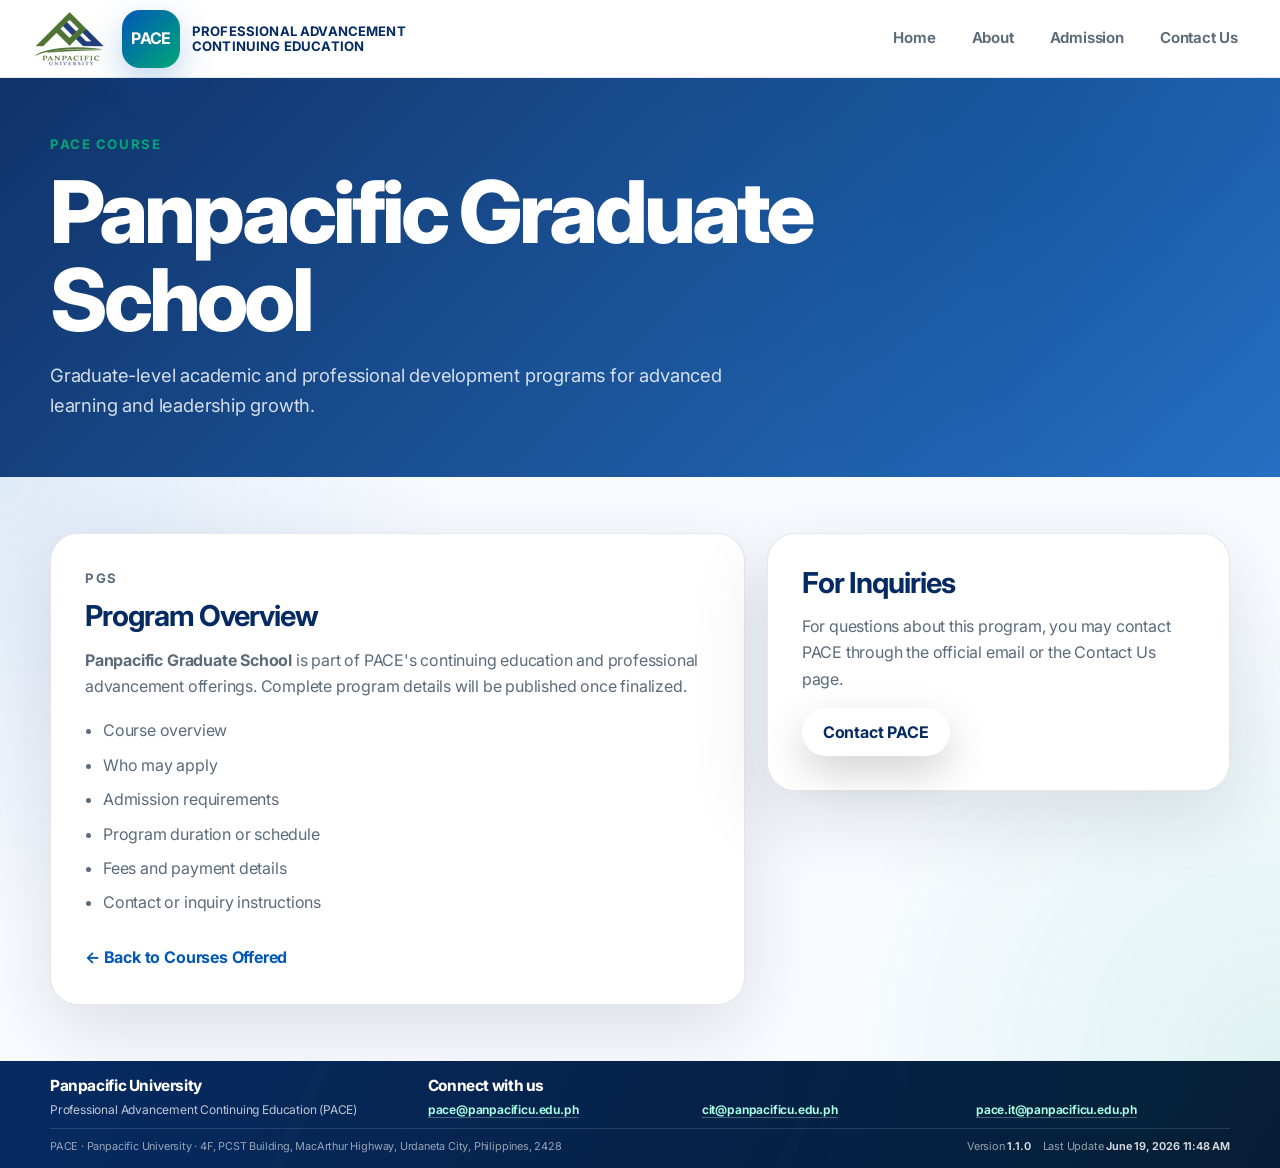
<file: course-pgs.html>
<!DOCTYPE html>
<html lang="en">
<head>
  <meta charset="UTF-8" />
  <meta name="viewport" content="width=device-width, initial-scale=1.0" />
  <title>Panpacific Graduate School | PACE</title>
  <meta name="description" content="Panpacific Graduate School under PACE - Professional Advancement Continuing Education." />
  <link rel="stylesheet" href="styles.css?v=1.1.0" />
</head>
<body>
  <header class="site-header" id="siteHeader">
    <a href="index.html" class="brand" aria-label="PACE Home">
      <span class="university-logo-box">
        <img
          src="panpacific-university-logo.png"
          alt="Panpacific University"
          class="university-logo"
          width="82"
          height="58"
        />
      </span>
      <span class="brand-mark">PACE</span>
      <span class="brand-text">Professional Advancement<br />Continuing Education</span>
    </a>

    <button class="nav-toggle" id="navToggle" aria-label="Toggle navigation">
      <span></span><span></span><span></span>
    </button>

    <nav class="site-nav" id="siteNav">
      <a href="index.html">Home</a>
      <a href="about.html">About</a>
      <a href="admission.html">Admission</a>
      <a href="contact.html">Contact Us</a>
    </nav>
  </header>

  <main>
    <section class="page-hero">
      <div class="container">
        <p class="eyebrow">PACE Course</p>
        <h1>Panpacific Graduate School</h1>
        <p>Graduate-level academic and professional development programs for advanced learning and leadership growth.</p>
      </div>
    </section>

    <section class="section section-light">
      <div class="container course-detail-layout">
        <article class="course-detail-card">
          <p class="eyebrow">PGS</p>
          <h2>Program Overview</h2>
          <p>
            <strong>Panpacific Graduate School</strong> is part of PACE's continuing education and professional advancement offerings.
            Complete program details will be published once finalized.
          </p>

          <ul class="course-list">
            <li>Course overview</li>
            <li>Who may apply</li>
            <li>Admission requirements</li>
            <li>Program duration or schedule</li>
            <li>Fees and payment details</li>
            <li>Contact or inquiry instructions</li>
          </ul>

          <a class="back-link" href="index.html#courses">← Back to Courses Offered</a>
        </article>

        <aside class="course-side-card">
          <h2>For Inquiries</h2>
          <p>
            For questions about this program, you may contact PACE through the official email or the Contact Us page.
          </p>
          <a href="contact.html" class="btn btn-primary">Contact PACE</a>
        </aside>
      </div>
    </section>
  </main>

  <footer class="site-footer">
    <div class="container footer-content">
      <div class="footer-top">
        <div class="footer-heading footer-university-heading">Panpacific University</div>
        <div class="footer-heading footer-connect-heading">Connect with us</div>

        <div class="footer-subheading">
          Professional Advancement Continuing Education (PACE)
        </div>

        <div class="footer-email-list">
          <a href="mailto:pace@panpacificu.edu.ph">pace@panpacificu.edu.ph</a>
          <a href="mailto:cit@panpacificu.edu.ph">cit@panpacificu.edu.ph</a>
          <a href="mailto:pace.it@panpacificu.edu.ph">pace.it@panpacificu.edu.ph</a>
        </div>
      </div>

      <div class="footer-bottom">
        <p>PACE · Panpacific University · 4F, PCST Building, MacArthur Highway, Urdaneta City, Philippines, 2428</p>
        <div class="footer-meta">
          <span>Version <strong id="siteVersion">1.0.0</strong></span>
          <span>Last Update <strong id="lastUpdate">—</strong></span>
        </div>
      </div>
    </div>
  </footer>

  <script src="config.js?v=1.1.0"></script>
  <script src="script.js?v=1.1.0"></script>
</body>
</html>
</file>
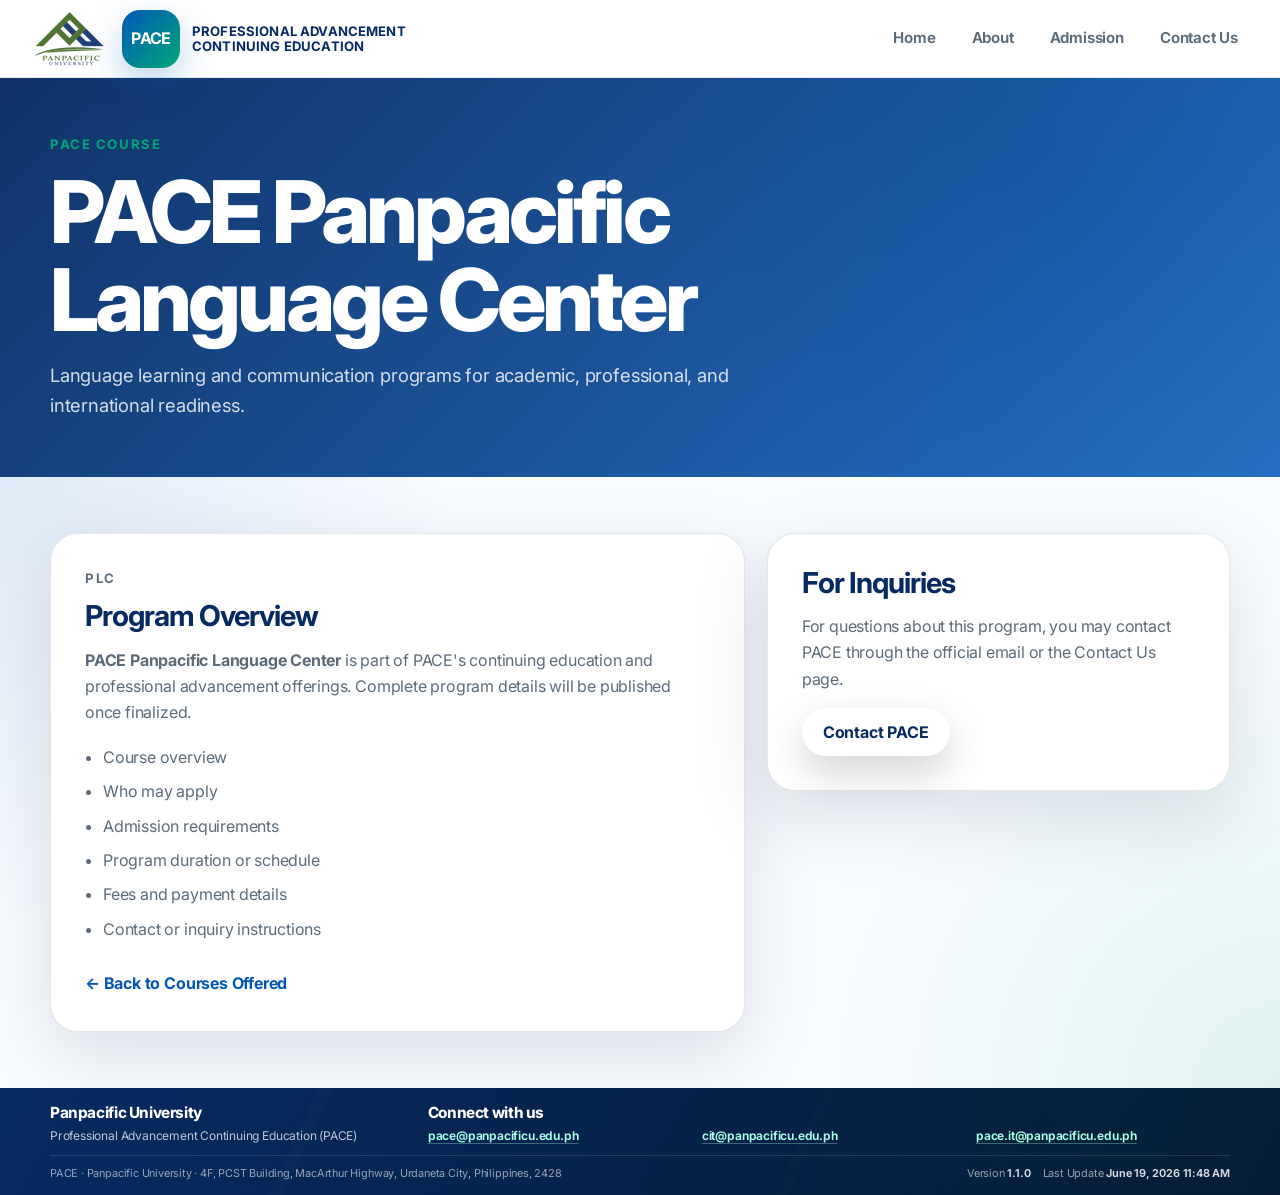
<file: course-plc.html>
<!DOCTYPE html>
<html lang="en">
<head>
  <meta charset="UTF-8" />
  <meta name="viewport" content="width=device-width, initial-scale=1.0" />
  <title>PACE Panpacific Language Center | PACE</title>
  <meta name="description" content="PACE Panpacific Language Center under PACE - Professional Advancement Continuing Education." />
  <link rel="stylesheet" href="styles.css?v=1.1.0" />
</head>
<body>
  <header class="site-header" id="siteHeader">
    <a href="index.html" class="brand" aria-label="PACE Home">
      <span class="university-logo-box">
        <img
          src="panpacific-university-logo.png"
          alt="Panpacific University"
          class="university-logo"
          width="82"
          height="58"
        />
      </span>
      <span class="brand-mark">PACE</span>
      <span class="brand-text">Professional Advancement<br />Continuing Education</span>
    </a>

    <button class="nav-toggle" id="navToggle" aria-label="Toggle navigation">
      <span></span><span></span><span></span>
    </button>

    <nav class="site-nav" id="siteNav">
      <a href="index.html">Home</a>
      <a href="about.html">About</a>
      <a href="admission.html">Admission</a>
      <a href="contact.html">Contact Us</a>
    </nav>
  </header>

  <main>
    <section class="page-hero">
      <div class="container">
        <p class="eyebrow">PACE Course</p>
        <h1>PACE Panpacific Language Center</h1>
        <p>Language learning and communication programs for academic, professional, and international readiness.</p>
      </div>
    </section>

    <section class="section section-light">
      <div class="container course-detail-layout">
        <article class="course-detail-card">
          <p class="eyebrow">PLC</p>
          <h2>Program Overview</h2>
          <p>
            <strong>PACE Panpacific Language Center</strong> is part of PACE's continuing education and professional advancement offerings.
            Complete program details will be published once finalized.
          </p>

          <ul class="course-list">
            <li>Course overview</li>
            <li>Who may apply</li>
            <li>Admission requirements</li>
            <li>Program duration or schedule</li>
            <li>Fees and payment details</li>
            <li>Contact or inquiry instructions</li>
          </ul>

          <a class="back-link" href="index.html#courses">← Back to Courses Offered</a>
        </article>

        <aside class="course-side-card">
          <h2>For Inquiries</h2>
          <p>
            For questions about this program, you may contact PACE through the official email or the Contact Us page.
          </p>
          <a href="contact.html" class="btn btn-primary">Contact PACE</a>
        </aside>
      </div>
    </section>
  </main>

  <footer class="site-footer">
    <div class="container footer-content">
      <div class="footer-top">
        <div class="footer-heading footer-university-heading">Panpacific University</div>
        <div class="footer-heading footer-connect-heading">Connect with us</div>

        <div class="footer-subheading">
          Professional Advancement Continuing Education (PACE)
        </div>

        <div class="footer-email-list">
          <a href="mailto:pace@panpacificu.edu.ph">pace@panpacificu.edu.ph</a>
          <a href="mailto:cit@panpacificu.edu.ph">cit@panpacificu.edu.ph</a>
          <a href="mailto:pace.it@panpacificu.edu.ph">pace.it@panpacificu.edu.ph</a>
        </div>
      </div>

      <div class="footer-bottom">
        <p>PACE · Panpacific University · 4F, PCST Building, MacArthur Highway, Urdaneta City, Philippines, 2428</p>
        <div class="footer-meta">
          <span>Version <strong id="siteVersion">1.0.0</strong></span>
          <span>Last Update <strong id="lastUpdate">—</strong></span>
        </div>
      </div>
    </div>
  </footer>

  <script src="config.js?v=1.1.0"></script>
  <script src="script.js?v=1.1.0"></script>
</body>
</html>
</file>
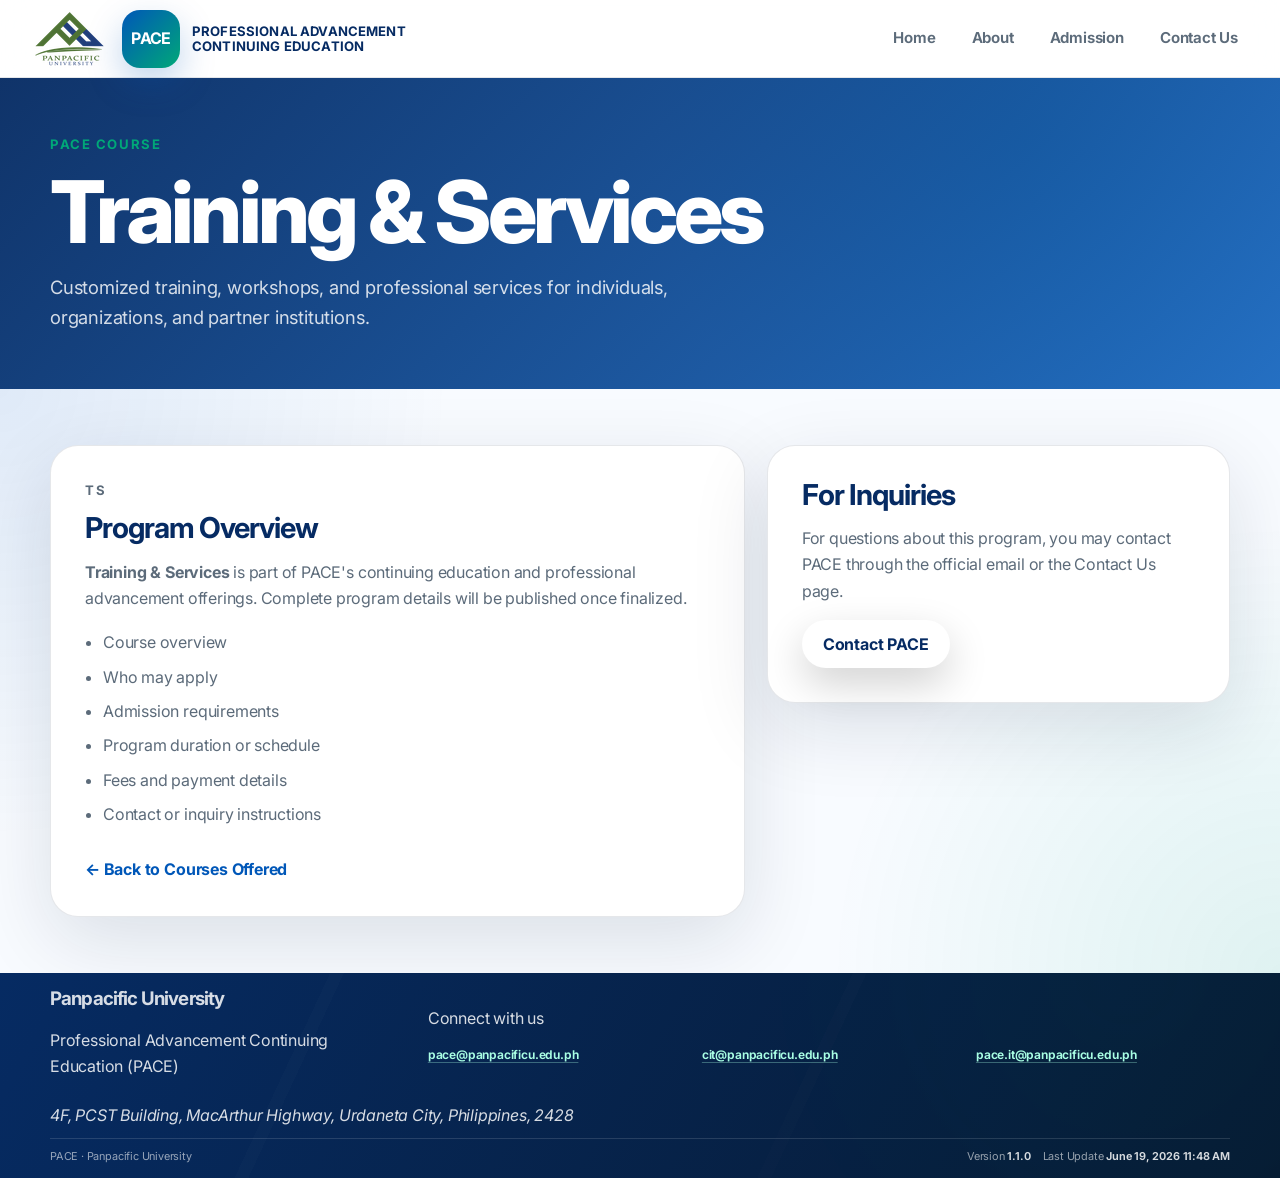
<file: course-training-services.html>
<!DOCTYPE html>
<html lang="en">
<head>
  <meta charset="UTF-8" />
  <meta name="viewport" content="width=device-width, initial-scale=1.0" />
  <title>Training & Services | PACE</title>
  <meta name="description" content="Training & Services under PACE - Professional Advancement Continuing Education." />
  <link rel="stylesheet" href="styles.css?v=1.0.7" />
</head>
<body>
  <header class="site-header" id="siteHeader">
    <a href="index.html" class="brand" aria-label="PACE Home">
      <span class="university-logo-box">
        <img
          src="panpacific-university-logo.png"
          alt="Panpacific University"
          class="university-logo"
          width="90"
          height="58"
        />
      </span>
      <span class="brand-mark">PACE</span>
      <span class="brand-text">Professional Advancement<br />Continuing Education</span>
    </a>

    <button class="nav-toggle" id="navToggle" aria-label="Toggle navigation">
      <span></span><span></span><span></span>
    </button>

    <nav class="site-nav" id="siteNav">
      <a href="index.html">Home</a>
      <a href="about.html">About</a>
      <a href="admission.html">Admission</a>
      <a href="contact.html">Contact Us</a>
    </nav>
  </header>

  <main>
    <section class="page-hero">
      <div class="container">
        <p class="eyebrow">PACE Course</p>
        <h1>Training & Services</h1>
        <p>Customized training, workshops, and professional services for individuals, organizations, and partner institutions.</p>
      </div>
    </section>

    <section class="section section-light">
      <div class="container course-detail-layout">
        <article class="course-detail-card">
          <p class="eyebrow">TS</p>
          <h2>Program Overview</h2>
          <p>
            <strong>Training & Services</strong> is part of PACE's continuing education and professional advancement offerings.
            Complete program details will be published once finalized.
          </p>

          <ul class="course-list">
            <li>Course overview</li>
            <li>Who may apply</li>
            <li>Admission requirements</li>
            <li>Program duration or schedule</li>
            <li>Fees and payment details</li>
            <li>Contact or inquiry instructions</li>
          </ul>

          <a class="back-link" href="index.html#courses">← Back to Courses Offered</a>
        </article>

        <aside class="course-side-card">
          <h2>For Inquiries</h2>
          <p>
            For questions about this program, you may contact PACE through the official email or the Contact Us page.
          </p>
          <a href="contact.html" class="btn btn-primary">Contact PACE</a>
        </aside>
      </div>
    </section>
  </main>

  <footer class="site-footer">
    <div class="container footer-content">
      <div class="footer-top">
        <div class="footer-identity">
          <h3>Panpacific University</h3>
          <p>Professional Advancement Continuing Education (PACE)</p>
        </div>

        <div class="footer-connect">
          <p class="footer-label">Connect with us</p>
          <div class="footer-email-list">
            <a href="mailto:pace@panpacificu.edu.ph">pace@panpacificu.edu.ph</a>
            <a href="mailto:cit@panpacificu.edu.ph">cit@panpacificu.edu.ph</a>
            <a href="mailto:pace.it@panpacificu.edu.ph">pace.it@panpacificu.edu.ph</a>
          </div>
        </div>
      </div>

      <address class="footer-address-line">
        4F, PCST Building, MacArthur Highway, Urdaneta City, Philippines, 2428
      </address>

      <div class="footer-bottom">
        <p>PACE · Panpacific University</p>
        <div class="footer-meta">
          <span>Version <strong id="siteVersion">1.0.0</strong></span>
          <span>Last Update <strong id="lastUpdate">—</strong></span>
        </div>
      </div>
    </div>
  </footer>

  <script src="config.js?v=1.0.7"></script>
  <script src="script.js?v=1.0.7"></script>
</body>
</html>
</file>
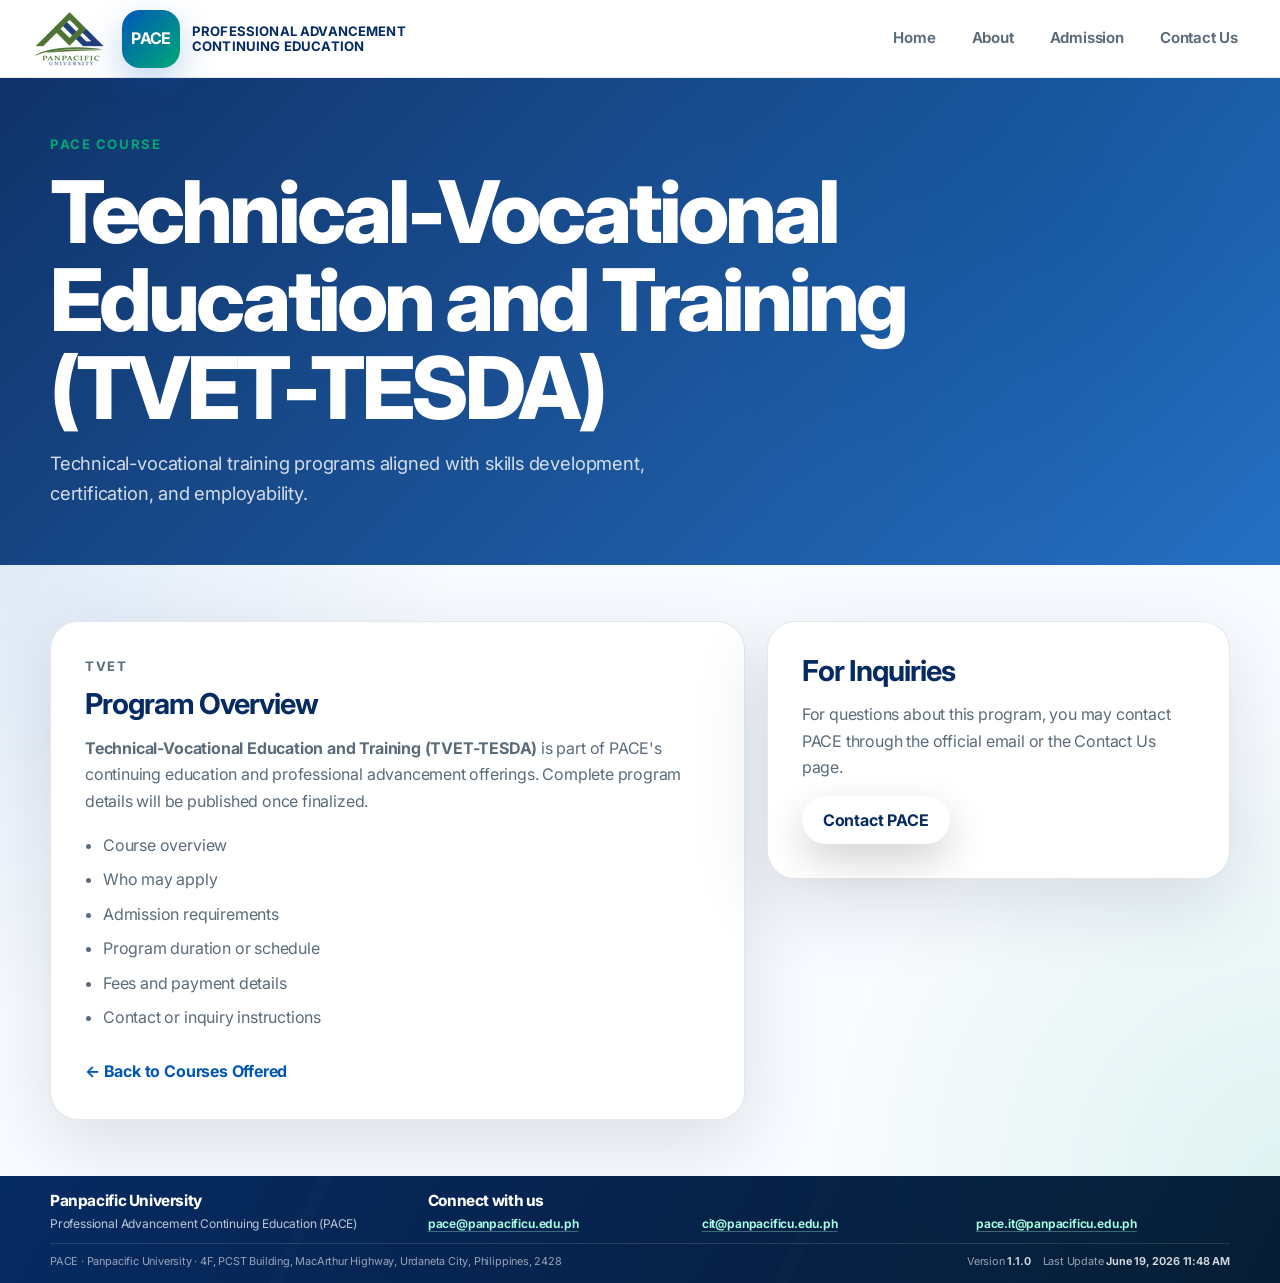
<file: course-tvet-tesda.html>
<!DOCTYPE html>
<html lang="en">
<head>
  <meta charset="UTF-8" />
  <meta name="viewport" content="width=device-width, initial-scale=1.0" />
  <title>Technical-Vocational Education and Training (TVET-TESDA) | PACE</title>
  <meta name="description" content="Technical-Vocational Education and Training (TVET-TESDA) under PACE - Professional Advancement Continuing Education." />
  <link rel="stylesheet" href="styles.css?v=1.1.0" />
</head>
<body>
  <header class="site-header" id="siteHeader">
    <a href="index.html" class="brand" aria-label="PACE Home">
      <span class="university-logo-box">
        <img
          src="panpacific-university-logo.png"
          alt="Panpacific University"
          class="university-logo"
          width="82"
          height="58"
        />
      </span>
      <span class="brand-mark">PACE</span>
      <span class="brand-text">Professional Advancement<br />Continuing Education</span>
    </a>

    <button class="nav-toggle" id="navToggle" aria-label="Toggle navigation">
      <span></span><span></span><span></span>
    </button>

    <nav class="site-nav" id="siteNav">
      <a href="index.html">Home</a>
      <a href="about.html">About</a>
      <a href="admission.html">Admission</a>
      <a href="contact.html">Contact Us</a>
    </nav>
  </header>

  <main>
    <section class="page-hero">
      <div class="container">
        <p class="eyebrow">PACE Course</p>
        <h1>Technical-Vocational Education and Training (TVET-TESDA)</h1>
        <p>Technical-vocational training programs aligned with skills development, certification, and employability.</p>
      </div>
    </section>

    <section class="section section-light">
      <div class="container course-detail-layout">
        <article class="course-detail-card">
          <p class="eyebrow">TVET</p>
          <h2>Program Overview</h2>
          <p>
            <strong>Technical-Vocational Education and Training (TVET-TESDA)</strong> is part of PACE's continuing education and professional advancement offerings.
            Complete program details will be published once finalized.
          </p>

          <ul class="course-list">
            <li>Course overview</li>
            <li>Who may apply</li>
            <li>Admission requirements</li>
            <li>Program duration or schedule</li>
            <li>Fees and payment details</li>
            <li>Contact or inquiry instructions</li>
          </ul>

          <a class="back-link" href="index.html#courses">← Back to Courses Offered</a>
        </article>

        <aside class="course-side-card">
          <h2>For Inquiries</h2>
          <p>
            For questions about this program, you may contact PACE through the official email or the Contact Us page.
          </p>
          <a href="contact.html" class="btn btn-primary">Contact PACE</a>
        </aside>
      </div>
    </section>
  </main>

  <footer class="site-footer">
    <div class="container footer-content">
      <div class="footer-top">
        <div class="footer-heading footer-university-heading">Panpacific University</div>
        <div class="footer-heading footer-connect-heading">Connect with us</div>

        <div class="footer-subheading">
          Professional Advancement Continuing Education (PACE)
        </div>

        <div class="footer-email-list">
          <a href="mailto:pace@panpacificu.edu.ph">pace@panpacificu.edu.ph</a>
          <a href="mailto:cit@panpacificu.edu.ph">cit@panpacificu.edu.ph</a>
          <a href="mailto:pace.it@panpacificu.edu.ph">pace.it@panpacificu.edu.ph</a>
        </div>
      </div>

      <div class="footer-bottom">
        <p>PACE · Panpacific University · 4F, PCST Building, MacArthur Highway, Urdaneta City, Philippines, 2428</p>
        <div class="footer-meta">
          <span>Version <strong id="siteVersion">1.0.0</strong></span>
          <span>Last Update <strong id="lastUpdate">—</strong></span>
        </div>
      </div>
    </div>
  </footer>

  <script src="config.js?v=1.1.0"></script>
  <script src="script.js?v=1.1.0"></script>
</body>
</html>
</file>
<file: styles.css>
/* =========================================================
   PACE Website Starter
   Version: 1.1.0
   News Sheet Ready + Clean Page Copy Update
   For GitHub Pages + optional Google Apps Script integration
   ========================================================= */

@import url('https://fonts.googleapis.com/css2?family=Inter:wght@400;500;600;700;750;800&display=swap');

:root {
  --pace-blue: #0057b8;
  --pace-deep-blue: #062b63;
  --pace-light-blue: #eaf4ff;
  --pace-green: #00a878;
  --pace-navy: #071b33;
  --pace-white: #ffffff;
  --pace-muted: #5c6b7a;
  --pace-border: rgba(7, 27, 51, 0.10);
  --pace-shadow: 0 24px 80px rgba(7, 27, 51, 0.12);
  --radius-lg: 28px;
  --radius-md: 18px;
  --radius-sm: 12px;
  --container: 1180px;
}

* {
  box-sizing: border-box;
}

html {
  scroll-behavior: smooth;
}

body {
  margin: 0;
  font-family: "Inter", ui-sans-serif, system-ui, -apple-system, BlinkMacSystemFont, "Segoe UI", sans-serif;
  color: var(--pace-navy);
  background: #f8fbff;
  line-height: 1.65;
  letter-spacing: -0.012em;
  text-rendering: optimizeLegibility;
  -webkit-font-smoothing: antialiased;
  -moz-osx-font-smoothing: grayscale;
}

a {
  color: inherit;
  text-decoration: none;
}

img {
  max-width: 100%;
  display: block;
}

code {
  background: rgba(0, 87, 184, 0.08);
  color: var(--pace-deep-blue);
  padding: 0.15rem 0.35rem;
  border-radius: 6px;
}

.container {
  width: min(var(--container), calc(100% - 40px));
  margin-inline: auto;
}

/* Header */


.university-logo-box {
  width: 82px;
  height: 58px;
  flex: 0 0 82px;
  display: grid;
  place-items: center;
  overflow: visible;
  background: transparent;
  border: 0;
  border-radius: 0;
  box-shadow: none;
}

.university-logo {
  width: 82px !important;
  height: 58px !important;
  min-width: 82px !important;
  max-width: 82px !important;
  object-fit: contain !important;
  object-position: center !important;
  display: block;
}
.brand-mark {
  width: 58px;
  height: 58px;
  flex: 0 0 58px;
  border-radius: 18px;
}
.site-header {
  position: sticky;
  top: 0;
  z-index: 50;
  min-height: 78px;
  padding: 0 28px;
  display: flex;
  align-items: center;
  justify-content: space-between;
  background: rgba(255, 255, 255, 0.88);
  backdrop-filter: blur(18px);
  border-bottom: 1px solid var(--pace-border);
}

.brand {
  display: flex;
  align-items: center;
  gap: 12px;
  min-width: 0;
}

.brand-mark {
  width: 58px;
  height: 58px;
  border-radius: 18px;
  display: grid;
  place-items: center;
  font-weight: 700;
  letter-spacing: -0.045em;
  color: white;
  background: linear-gradient(135deg, var(--pace-blue), var(--pace-green));
  box-shadow: 0 14px 35px rgba(0, 87, 184, 0.25);
}

.brand-text {
  font-size: 0.82rem;
  font-weight: 700;
  line-height: 1.14;
  color: var(--pace-deep-blue);
  text-transform: uppercase;
  letter-spacing: 0.012em;
}

.site-nav {
  display: flex;
  align-items: center;
  gap: 8px;
}

.site-nav a {
  padding: 10px 14px;
  border-radius: 999px;
  color: var(--pace-muted);
  font-weight: 650;
  font-size: 0.94rem;
  transition: 0.2s ease;
}

.site-nav a:hover,
.site-nav a.active {
  color: var(--pace-deep-blue);
  background: var(--pace-light-blue);
}

.nav-toggle {
  display: none;
  width: 44px;
  height: 44px;
  border: 0;
  border-radius: 12px;
  background: var(--pace-light-blue);
  cursor: pointer;
}

.nav-toggle span {
  display: block;
  width: 20px;
  height: 2px;
  margin: 4px auto;
  background: var(--pace-deep-blue);
  border-radius: 999px;
}

/* Hero */

.hero-section {
  position: relative;
  min-height: 620px;
  display: flex;
  align-items: center;
  overflow: hidden;
  background:
    linear-gradient(120deg, rgba(6, 43, 99, 0.92), rgba(0, 87, 184, 0.72), rgba(0, 168, 120, 0.62)),
    url("hero-placeholder.svg") center/cover no-repeat;
}

.hero-overlay {
  position: absolute;
  inset: 0;
  background:
    radial-gradient(circle at 20% 25%, rgba(255, 255, 255, 0.20), transparent 30%),
    radial-gradient(circle at 80% 80%, rgba(0, 168, 120, 0.28), transparent 30%);
}

.hero-content {
  position: relative;
  z-index: 2;
  padding: 72px 0;
  max-width: 820px;
  margin-inline: auto auto;
}

.eyebrow {
  margin: 0 0 12px;
  color: var(--pace-green);
  font-size: 0.82rem;
  font-weight: 700;
  text-transform: uppercase;
  letter-spacing: 0.12em;
}

.hero-section .eyebrow {
  color: #9dffe2;
}

h1,
h2,
h3 {
  margin-top: 0;
  line-height: 1.02;
  letter-spacing: -0.045em;
}

h1 {
  max-width: 860px;
  margin-bottom: 16px;
  color: white;
  font-size: clamp(2.8rem, 6.8vw, 5.4rem);
  font-weight: 800;
}

.hero-copy {
  max-width: 680px;
  margin: 0 0 34px;
  color: rgba(255, 255, 255, 0.86);
  font-size: clamp(1.05rem, 2vw, 1.28rem);
}

.hero-actions {
  display: flex;
  flex-wrap: wrap;
  gap: 14px;
}

.btn {
  display: inline-flex;
  align-items: center;
  justify-content: center;
  min-height: 48px;
  padding: 0 20px;
  border-radius: 999px;
  border: 1px solid transparent;
  font-weight: 700;
  cursor: pointer;
}

.btn-primary {
  color: var(--pace-deep-blue);
  background: white;
  box-shadow: 0 16px 40px rgba(0, 0, 0, 0.18);
}

.btn-secondary {
  color: white;
  border-color: rgba(255, 255, 255, 0.38);
  background: rgba(255, 255, 255, 0.12);
}

.btn-disabled {
  color: var(--pace-muted);
  background: #eef3f8;
  cursor: not-allowed;
}

/* Sections */

.section {
  padding: 56px 0;
  background: white;
}

.section-light {
  background:
    radial-gradient(circle at top left, rgba(0, 87, 184, 0.10), transparent 32%),
    radial-gradient(circle at bottom right, rgba(0, 168, 120, 0.10), transparent 32%),
    #f8fbff;
}

.section-heading {
  max-width: 720px;
  margin-bottom: 24px;
}

.section-heading h2 {
  margin-bottom: 14px;
  color: var(--pace-deep-blue);
  font-size: clamp(2rem, 4vw, 3.6rem);
  font-weight: 780;
}

.section-heading p {
  margin: 0;
  color: var(--pace-muted);
}

.cards-grid,
.news-grid {
  display: grid;
  grid-template-columns: repeat(3, 1fr);
  gap: 18px;
}

.course-card,
.news-card,
.blank-page-card,
.contact-card {
  border: 1px solid var(--pace-border);
  border-radius: var(--radius-lg);
  background: white;
  box-shadow: var(--pace-shadow);
}


.course-card {
  min-height: 100%;
  display: flex;
  flex-direction: column;
  overflow: hidden;
  padding: 0;
  color: inherit;
  transition: transform 0.2s ease, box-shadow 0.2s ease, border-color 0.2s ease;
}

.course-card:hover {
  transform: translateY(-4px);
  border-color: rgba(0, 87, 184, 0.24);
  box-shadow: 0 18px 58px rgba(7, 27, 51, 0.14);
}

.course-image {
  min-height: 190px;
  background-size: cover;
  background-position: center;
  background-color: var(--pace-light-blue);
}

.course-content {
  padding: 22px;
  display: flex;
  flex-direction: column;
  flex: 1;
}

.course-meta {
  display: flex;
  flex-wrap: wrap;
  gap: 8px;
  margin-bottom: 14px;
  color: var(--pace-blue);
  font-size: 0.75rem;
  font-weight: 700;
  text-transform: uppercase;
  letter-spacing: 0.055em;
}

.course-meta span {
  padding: 6px 9px;
  border-radius: 999px;
  background: rgba(0, 87, 184, 0.08);
}
.course-card {
  padding: 24px;
  min-height: 220px;
  display: flex;
  flex-direction: column;
}

.news-card {
  min-height: 100%;
  display: flex;
  flex-direction: column;
  overflow: hidden;
  color: inherit;
  transition: transform 0.2s ease, box-shadow 0.2s ease, border-color 0.2s ease;
}

.news-card:hover {
  transform: translateY(-4px);
  border-color: rgba(0, 87, 184, 0.24);
  box-shadow: 0 18px 58px rgba(7, 27, 51, 0.14);
}

.news-image {
  min-height: 150px;
  background-size: cover;
  background-position: center;
  background-color: var(--pace-light-blue);
}

.news-content {
  padding: 22px;
  display: flex;
  flex-direction: column;
  flex: 1;
}

.news-meta {
  display: flex;
  flex-wrap: wrap;
  gap: 8px;
  margin-bottom: 14px;
  color: var(--pace-blue);
  font-size: 0.78rem;
  font-weight: 700;
  text-transform: uppercase;
  letter-spacing: 0.06em;
}

.news-meta span {
  padding: 6px 9px;
  border-radius: 999px;
  background: rgba(0, 87, 184, 0.08);
}

.course-content h3,
.news-card h3 {
  margin-bottom: 12px;
  color: var(--pace-deep-blue);
  font-size: 1.35rem;
  line-height: 1.16;
  letter-spacing: -0.035em;
}

.course-content p,
.news-card p {
  margin: 0;
  color: var(--pace-muted);
}

.card-meta {
  margin-top: auto;
  padding-top: 16px;
  color: var(--pace-blue);
  font-size: 0.88rem;
  font-weight: 700;
}

/* Inner Pages */

.page-hero {
  padding: 56px 0;
  background:
    linear-gradient(135deg, rgba(6, 43, 99, 0.96), rgba(0, 87, 184, 0.85)),
    radial-gradient(circle at 80% 20%, rgba(0, 168, 120, 0.25), transparent 35%);
}

.page-hero h1 {
  margin-bottom: 16px;
}

.page-hero p:not(.eyebrow) {
  max-width: 680px;
  margin: 0;
  color: rgba(255, 255, 255, 0.82);
  font-size: 1.15rem;
}

.blank-page-card {
  padding: 42px;
}

.blank-page-card h2,
.contact-card h2 {
  margin-bottom: 12px;
  color: var(--pace-deep-blue);
  font-size: 1.85rem;
  letter-spacing: -0.035em;
}

.blank-page-card p,
.contact-card p {
  color: var(--pace-muted);
}

.contact-layout {
  display: grid;
  grid-template-columns: 1fr 1fr;
  gap: 18px;
}

.contact-card {
  padding: 34px;
}

.contact-card a {
  color: var(--pace-blue);
  font-weight: 700;
}

.is-disabled {
  opacity: 0.82;
}

.muted {
  color: var(--pace-muted);
}


/* Course Detail Pages */

.course-detail-layout {
  display: grid;
  grid-template-columns: 1.2fr 0.8fr;
  gap: 22px;
  align-items: start;
}

.course-detail-card,
.course-side-card {
  padding: 34px;
  border: 1px solid var(--pace-border);
  border-radius: var(--radius-lg);
  background: white;
  box-shadow: var(--pace-shadow);
}

.course-detail-card h2,
.course-side-card h2 {
  margin-bottom: 12px;
  color: var(--pace-deep-blue);
  font-size: 1.8rem;
  letter-spacing: -0.035em;
}

.course-detail-card p,
.course-side-card p {
  color: var(--pace-muted);
}

.course-list {
  margin: 18px 0 0;
  padding-left: 18px;
  color: var(--pace-muted);
}

.course-list li {
  margin-bottom: 8px;
}

.back-link {
  display: inline-flex;
  margin-top: 20px;
  color: var(--pace-blue);
  font-weight: 700;
}

@media (max-width: 900px) {
  .course-detail-layout {
    grid-template-columns: 1fr;
  }
}






/* Footer */

.site-footer {
  position: relative;
  overflow: hidden;
  padding: 16px 0 12px;
  color: rgba(255, 255, 255, 0.84);
  background:
    linear-gradient(120deg, rgba(6, 43, 99, 0.99), rgba(7, 27, 51, 0.99)),
    var(--pace-navy);
}

.site-footer::before {
  content: "";
  position: absolute;
  inset: 0;
  pointer-events: none;
  opacity: 0.10;
  background:
    linear-gradient(115deg, transparent 0 24%, rgba(255,255,255,0.14) 24% 25%, transparent 25% 62%, rgba(255,255,255,0.08) 62% 63%, transparent 63%),
    radial-gradient(circle at 88% 0%, rgba(0, 168, 120, 0.34), transparent 34%);
}

.footer-content {
  position: relative;
  z-index: 1;
}

.footer-top {
  display: grid;
  grid-template-columns: minmax(270px, 0.9fr) minmax(560px, 2.1fr);
  grid-template-rows: auto auto;
  column-gap: 34px;
  row-gap: 6px;
  align-items: start;
}

.footer-heading {
  margin: 0;
  color: #ffffff;
  font-size: 0.96rem;
  font-weight: 750;
  line-height: 1.2;
  letter-spacing: -0.025em;
}

.footer-university-heading {
  grid-column: 1;
  grid-row: 1;
}

.footer-connect-heading {
  grid-column: 2;
  grid-row: 1;
}

.footer-subheading {
  grid-column: 1;
  grid-row: 2;
  color: rgba(255, 255, 255, 0.74);
  font-size: 0.75rem;
  line-height: 1.4;
}

.footer-email-list {
  grid-column: 2;
  grid-row: 2;
  display: grid;
  grid-template-columns: repeat(3, minmax(170px, 1fr));
  gap: 8px 20px;
  align-items: start;
}

.footer-email-list a {
  color: #a9ffe4;
  font-size: 0.75rem;
  line-height: 1.4;
  font-weight: 650;
  text-decoration: underline;
  text-decoration-color: rgba(169, 255, 228, 0.32);
  text-underline-offset: 3px;
  overflow-wrap: anywhere;
}

.footer-email-list a:hover {
  color: #ffffff;
}

.footer-bottom {
  display: flex;
  align-items: center;
  justify-content: space-between;
  gap: 18px;
  margin-top: 10px;
  padding-top: 9px;
  border-top: 1px solid rgba(255, 255, 255, 0.13);
  color: rgba(255, 255, 255, 0.58);
  font-size: 0.68rem;
}

.footer-bottom p {
  margin: 0;
  max-width: 820px;
}

.footer-meta {
  display: flex;
  flex: 0 0 auto;
  flex-wrap: wrap;
  gap: 12px;
  text-align: right;
}

.footer-meta strong {
  color: rgba(255, 255, 255, 0.84);
  font-weight: 650;
}

@media (max-width: 980px) {
  .footer-top {
    grid-template-columns: 1fr;
    grid-template-rows: auto;
    row-gap: 5px;
  }

  .footer-university-heading,
  .footer-connect-heading,
  .footer-subheading,
  .footer-email-list {
    grid-column: 1;
    grid-row: auto;
  }

  .footer-connect-heading {
    margin-top: 7px;
  }

  .footer-email-list {
    grid-template-columns: repeat(2, minmax(180px, 1fr));
  }

  .footer-bottom {
    align-items: flex-start;
    flex-direction: column;
    gap: 5px;
  }

  .footer-meta {
    text-align: left;
  }
}

@media (max-width: 650px) {
  .footer-email-list {
    grid-template-columns: 1fr;
    gap: 3px;
  }
}

/* Responsive */

@media (max-width: 900px) {
  .site-header {
    padding: 0 20px;
  }

  .nav-toggle {
    display: block;
  }

  .site-nav {
    position: absolute;
    top: 78px;
    left: 20px;
    right: 20px;
    display: none;
    flex-direction: column;
    align-items: stretch;
    padding: 14px;
    border: 1px solid var(--pace-border);
    border-radius: 22px;
    background: white;
    box-shadow: var(--pace-shadow);
  }

  .site-nav.show {
    display: flex;
  }

  .site-nav a {
    padding: 14px 16px;
  }

  .cards-grid,
  .news-grid,
  .contact-layout {
    grid-template-columns: 1fr;
  }

  .hero-section {
    min-height: 720px;
  }
}

@media (max-width: 560px) {
  .brand-text {
    display: none;
  }

  .brand {
    gap: 10px;
  }

  .brand-mark {
    width: 48px;
    height: 48px;
    flex-basis: 48px;
  }

  h1 {
    font-size: clamp(2.7rem, 16vw, 4.2rem);
  }

  .section,
  .page-hero {
    padding: 48px 0;
  }
}


/* About Page */

.about-page-hero {
  position: relative;
  overflow: hidden;
  padding: 76px 0;
}

.about-page-hero::after {
  content: "";
  position: absolute;
  width: 440px;
  height: 440px;
  right: -90px;
  bottom: -260px;
  border-radius: 50%;
  background: rgba(0, 168, 120, 0.20);
}

.about-page-hero .container {
  position: relative;
  z-index: 1;
}

.about-page-hero h1 {
  max-width: 980px;
  font-size: clamp(2.8rem, 6vw, 5.3rem);
}

.about-intro-section {
  padding-top: 64px;
  padding-bottom: 64px;
}

.about-intro-grid {
  display: grid;
  grid-template-columns: minmax(300px, 0.8fr) minmax(420px, 1.2fr);
  gap: 72px;
  align-items: start;
}

.about-intro-heading h2,
.about-feature-card h2,
.about-commitment-card h2 {
  margin: 0;
  color: var(--pace-deep-blue);
  font-size: clamp(2.1rem, 4vw, 3.8rem);
  font-weight: 780;
  line-height: 1.04;
  letter-spacing: -0.045em;
}

.about-intro-copy {
  padding-left: 28px;
  border-left: 3px solid rgba(0, 168, 120, 0.55);
}

.about-intro-copy p {
  margin: 0 0 16px;
  color: var(--pace-muted);
  font-size: 1.02rem;
  line-height: 1.72;
}

.about-intro-copy p:last-child {
  margin-bottom: 0;
}

.about-role-section {
  padding-top: 64px;
  padding-bottom: 64px;
}

.about-role-grid {
  display: grid;
  grid-template-columns: minmax(360px, 1.05fr) minmax(360px, 0.95fr);
  gap: 22px;
  align-items: stretch;
}

.about-feature-card,
.about-mini-card,
.about-audience-card,
.about-partner-card,
.about-commitment-card {
  border: 1px solid var(--pace-border);
  border-radius: var(--radius-lg);
  background: #ffffff;
  box-shadow: 0 20px 62px rgba(7, 27, 51, 0.09);
}

.about-feature-card {
  padding: 38px;
}

.about-feature-primary {
  color: #ffffff;
  border: 0;
  background:
    radial-gradient(circle at 85% 10%, rgba(255, 255, 255, 0.18), transparent 28%),
    linear-gradient(145deg, var(--pace-deep-blue), var(--pace-blue) 68%, #087c80);
}

.about-feature-primary .eyebrow {
  color: #a9ffe4;
}

.about-feature-primary h2 {
  color: #ffffff;
}

.about-feature-primary > p:last-child {
  margin: 20px 0 0;
  color: rgba(255, 255, 255, 0.80);
  font-size: 1rem;
}

.about-card-icon {
  width: 54px;
  height: 54px;
  margin-bottom: 22px;
  display: grid;
  place-items: center;
  border-radius: 17px;
  color: var(--pace-blue);
  background: var(--pace-light-blue);
}

.about-feature-primary .about-card-icon {
  color: #ffffff;
  background: rgba(255, 255, 255, 0.14);
}

.about-card-icon svg {
  width: 28px;
  height: 28px;
  fill: none;
  stroke: currentColor;
  stroke-width: 1.8;
  stroke-linecap: round;
  stroke-linejoin: round;
}

.about-role-points {
  display: grid;
  gap: 14px;
}

.about-mini-card {
  display: grid;
  grid-template-columns: 52px 1fr;
  gap: 18px;
  padding: 24px;
  align-items: start;
}

.about-number {
  width: 48px;
  height: 48px;
  display: grid;
  place-items: center;
  border-radius: 15px;
  color: var(--pace-blue);
  background: var(--pace-light-blue);
  font-weight: 800;
  letter-spacing: -0.03em;
}

.about-mini-card h3,
.about-audience-card h3,
.about-partner-card h3 {
  margin: 0 0 8px;
  color: var(--pace-deep-blue);
  font-size: 1.22rem;
  font-weight: 750;
  line-height: 1.18;
  letter-spacing: -0.03em;
}

.about-mini-card p,
.about-audience-card p,
.about-partner-card p {
  margin: 0;
  color: var(--pace-muted);
  font-size: 0.92rem;
  line-height: 1.6;
}

.about-section-heading {
  max-width: 760px;
  margin-bottom: 26px;
}

.about-section-heading h2 {
  max-width: 760px;
}

.about-card-grid,
.about-partnership-grid {
  display: grid;
  grid-template-columns: repeat(3, 1fr);
  gap: 18px;
}

.about-audience-card {
  padding: 28px;
}

.about-audience-card .about-card-icon {
  margin-bottom: 18px;
}

.about-partnership-section {
  padding-top: 64px;
  padding-bottom: 64px;
}

.about-partner-card {
  position: relative;
  overflow: hidden;
  padding: 30px;
}

.about-partner-card::after {
  content: "";
  position: absolute;
  width: 120px;
  height: 120px;
  right: -58px;
  bottom: -62px;
  border-radius: 50%;
  background: rgba(0, 168, 120, 0.08);
}

.about-partner-label {
  display: inline-block;
  margin-bottom: 24px;
  color: var(--pace-green);
  font-size: 0.82rem;
  font-weight: 800;
  letter-spacing: 0.08em;
}

.about-commitment-section {
  padding-top: 56px;
  padding-bottom: 56px;
}

.about-commitment-card {
  display: grid;
  grid-template-columns: minmax(320px, 0.9fr) minmax(400px, 1.1fr);
  gap: 54px;
  align-items: center;
  padding: 42px;
  border-color: rgba(0, 87, 184, 0.15);
  background:
    radial-gradient(circle at 100% 0%, rgba(0, 168, 120, 0.10), transparent 30%),
    #ffffff;
}

.about-commitment-card p:last-child {
  margin: 0;
  color: var(--pace-muted);
  font-size: 1rem;
  line-height: 1.7;
}

@media (max-width: 920px) {
  .about-intro-grid,
  .about-role-grid,
  .about-commitment-card {
    grid-template-columns: 1fr;
    gap: 28px;
  }

  .about-intro-copy {
    padding-left: 20px;
  }

  .about-card-grid,
  .about-partnership-grid {
    grid-template-columns: 1fr;
  }
}

@media (max-width: 620px) {
  .about-page-hero {
    padding: 56px 0;
  }

  .about-intro-section,
  .about-role-section,
  .about-partnership-section {
    padding-top: 48px;
    padding-bottom: 48px;
  }

  .about-feature-card,
  .about-audience-card,
  .about-partner-card,
  .about-commitment-card {
    padding: 25px;
  }

  .about-mini-card {
    grid-template-columns: 44px 1fr;
    padding: 20px;
  }

  .about-number {
    width: 42px;
    height: 42px;
  }
}
</file>
